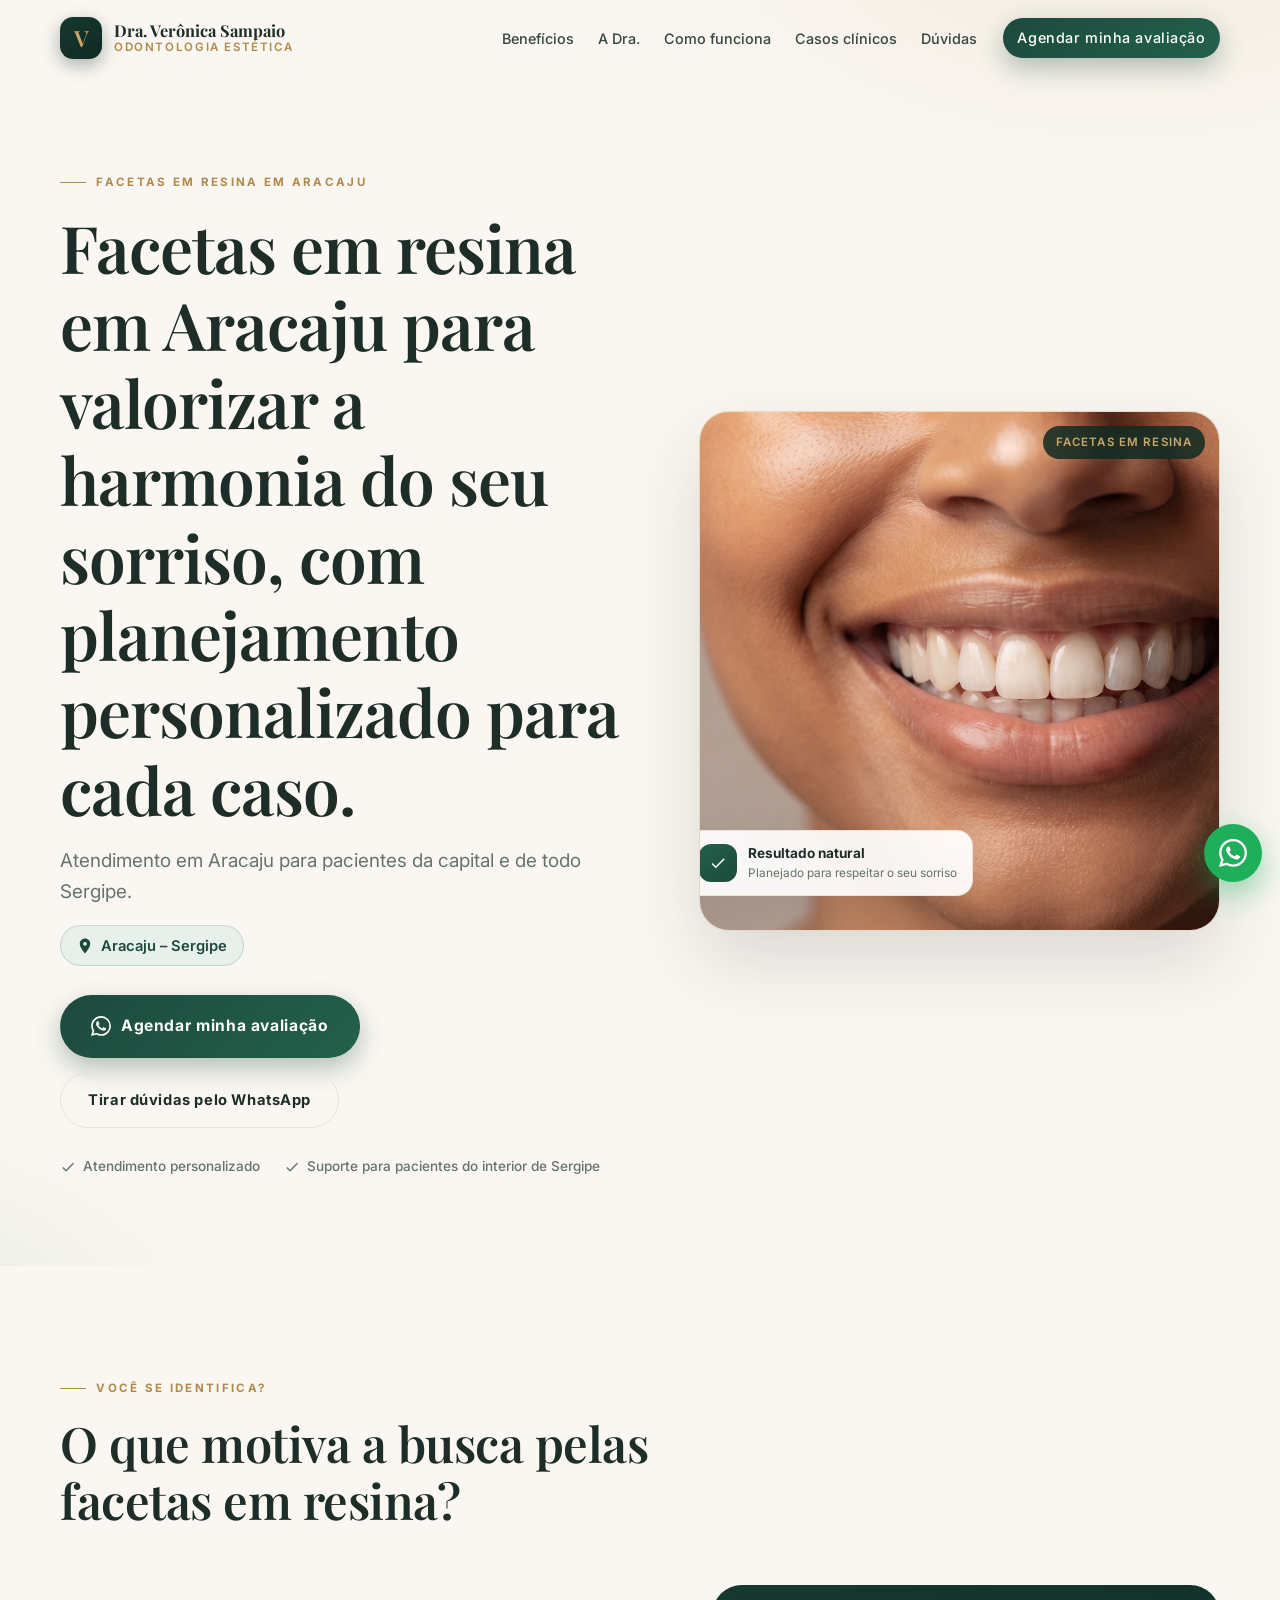
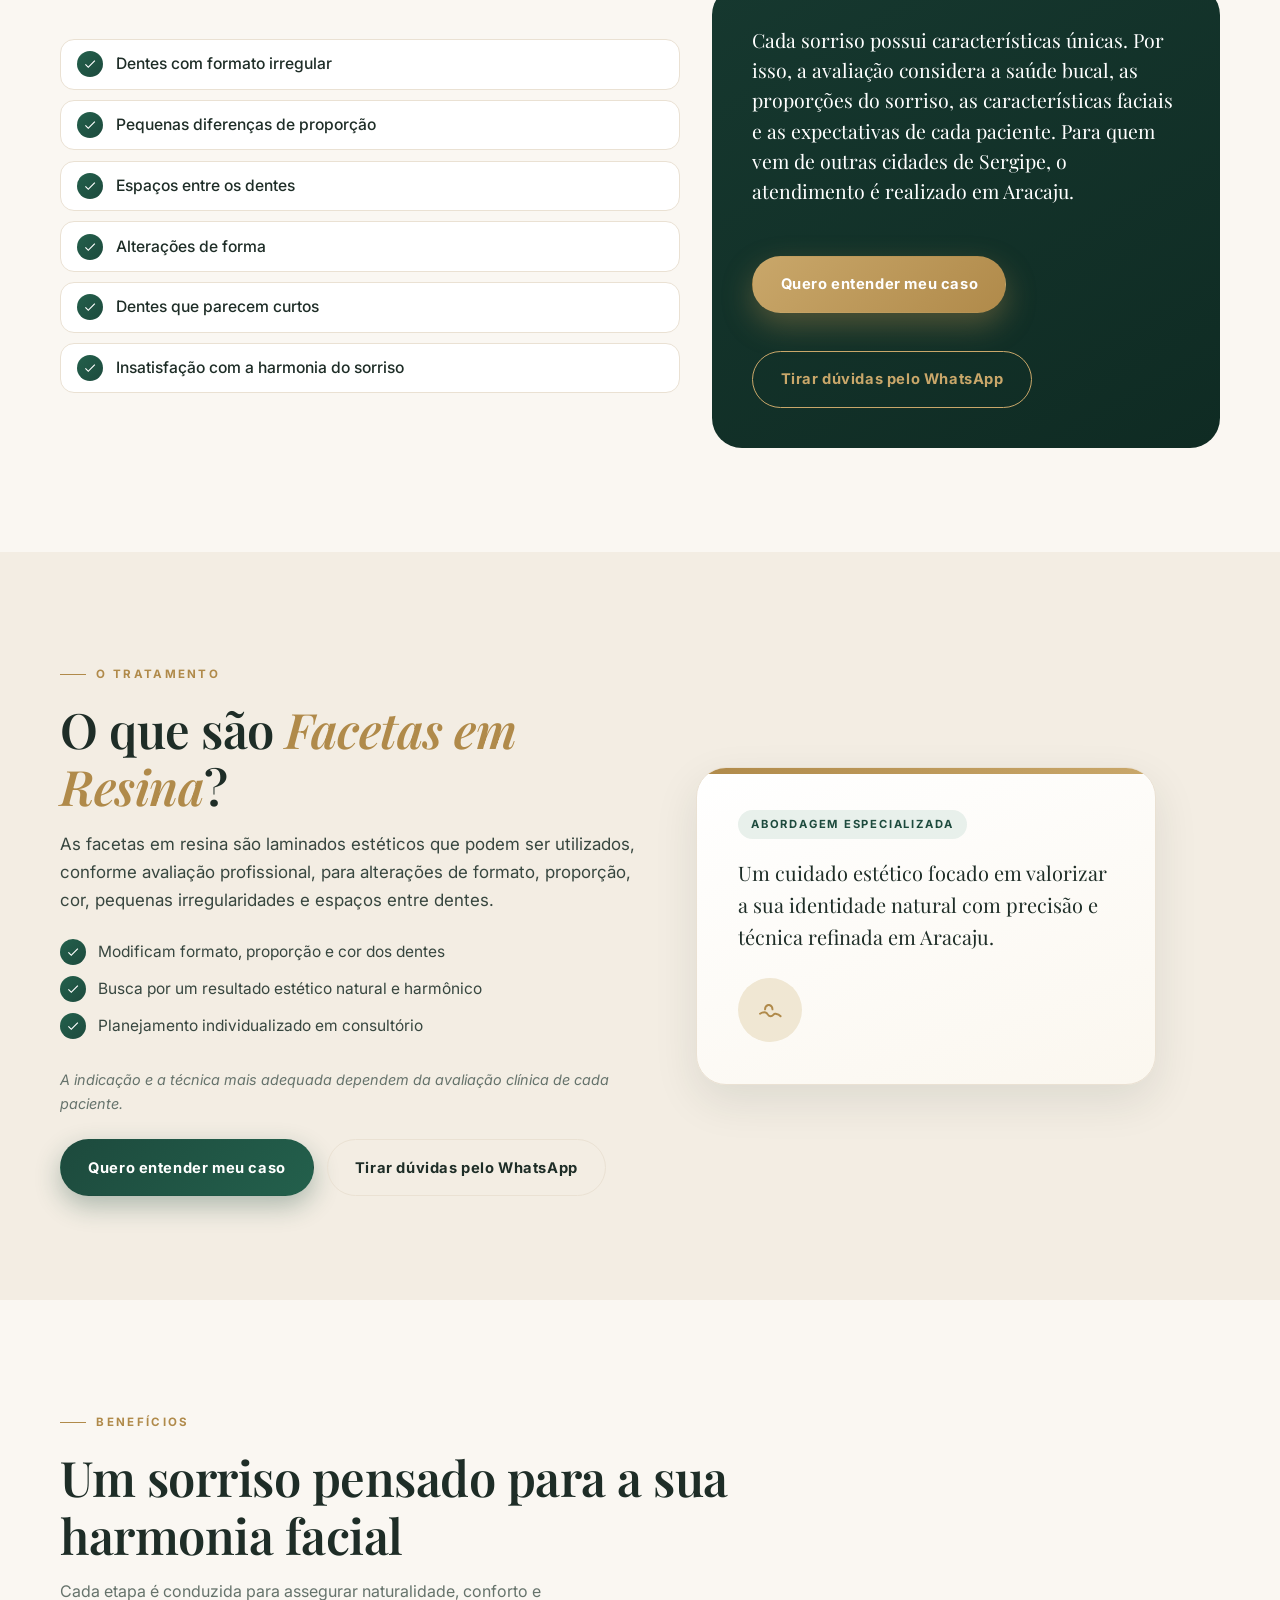
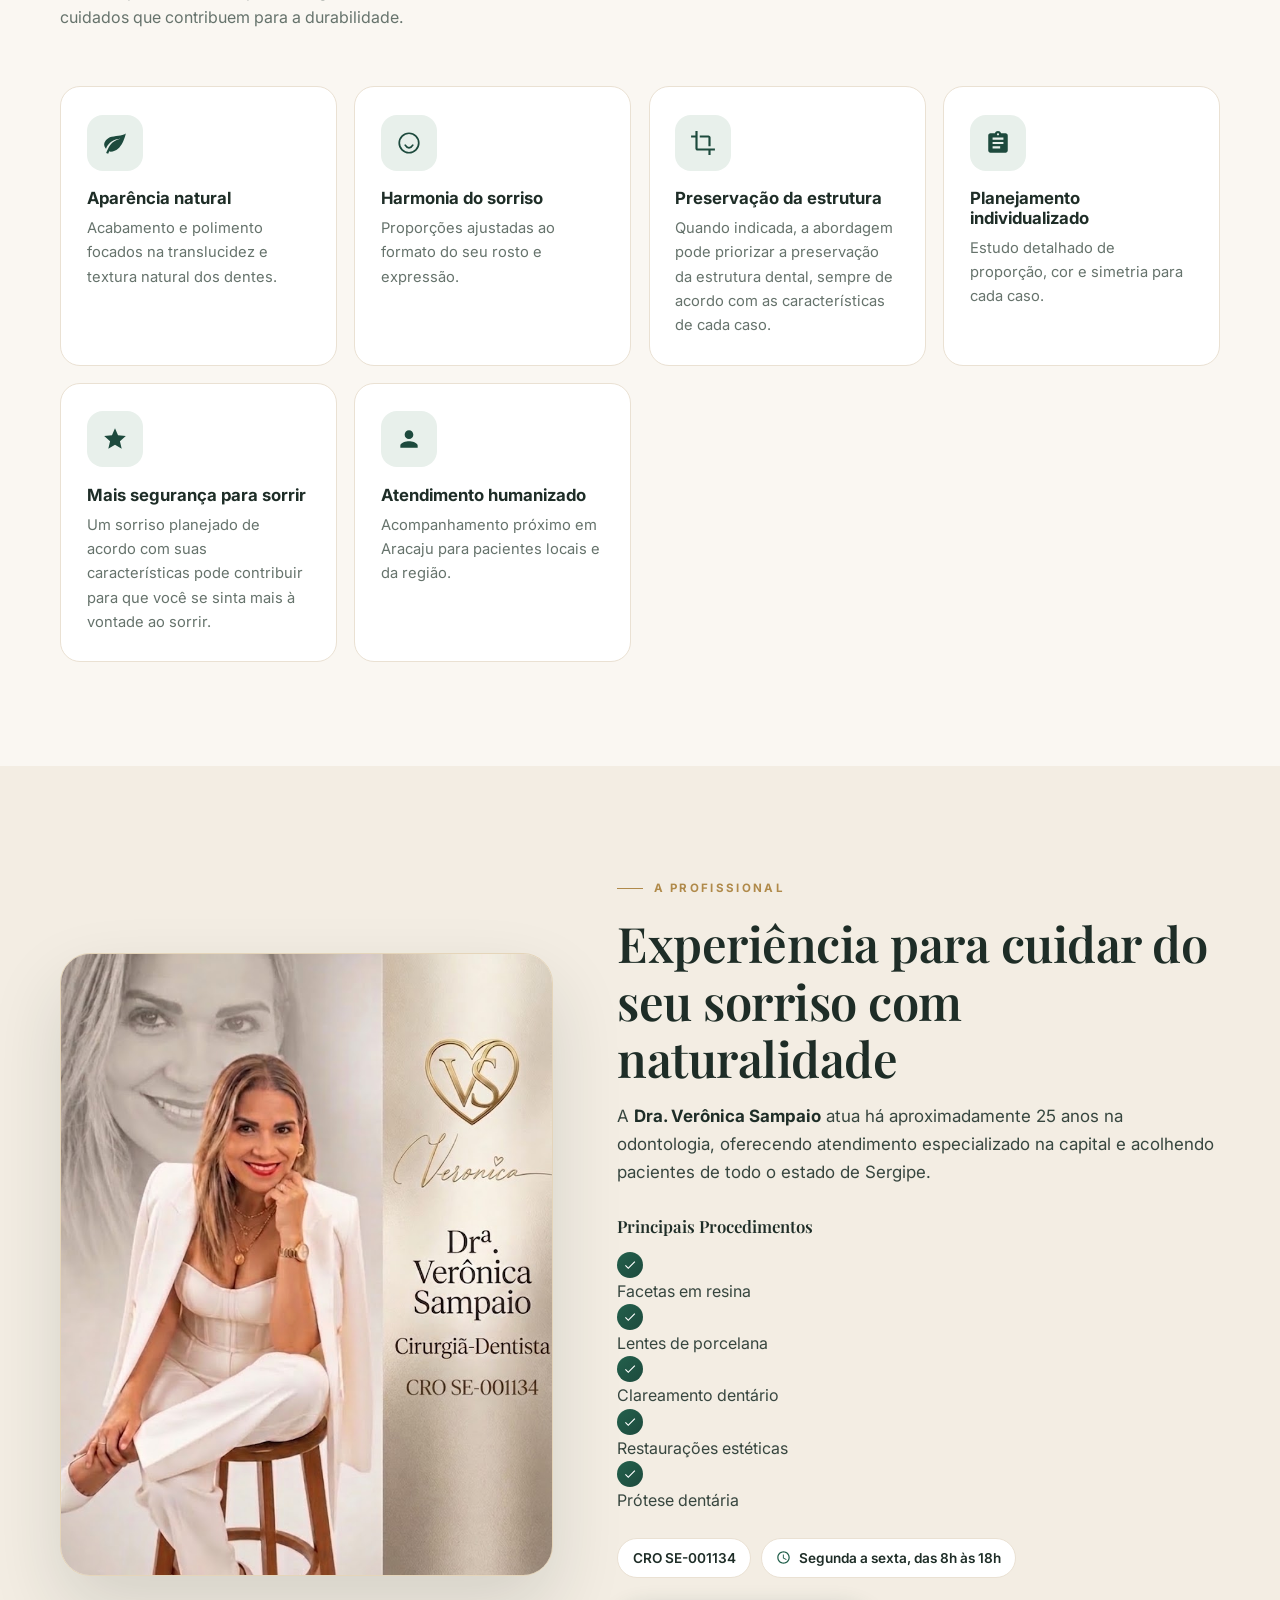
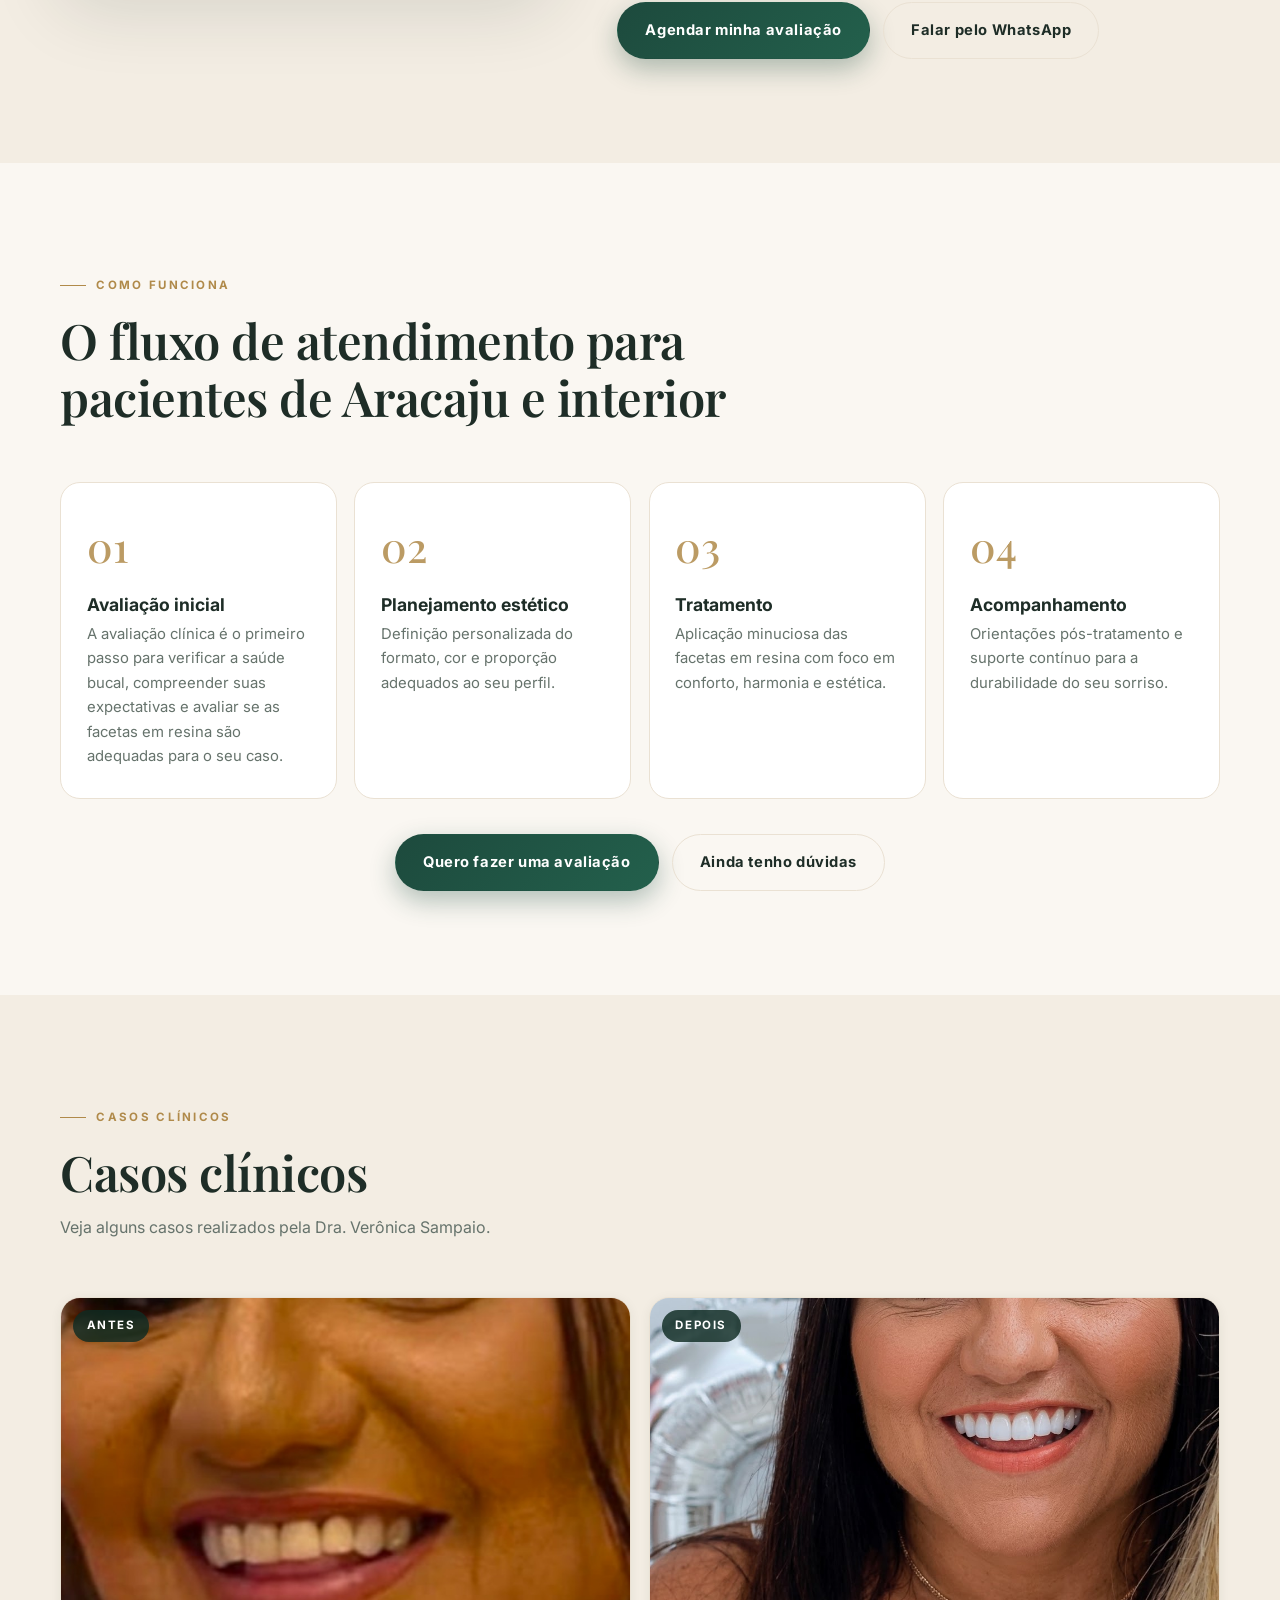
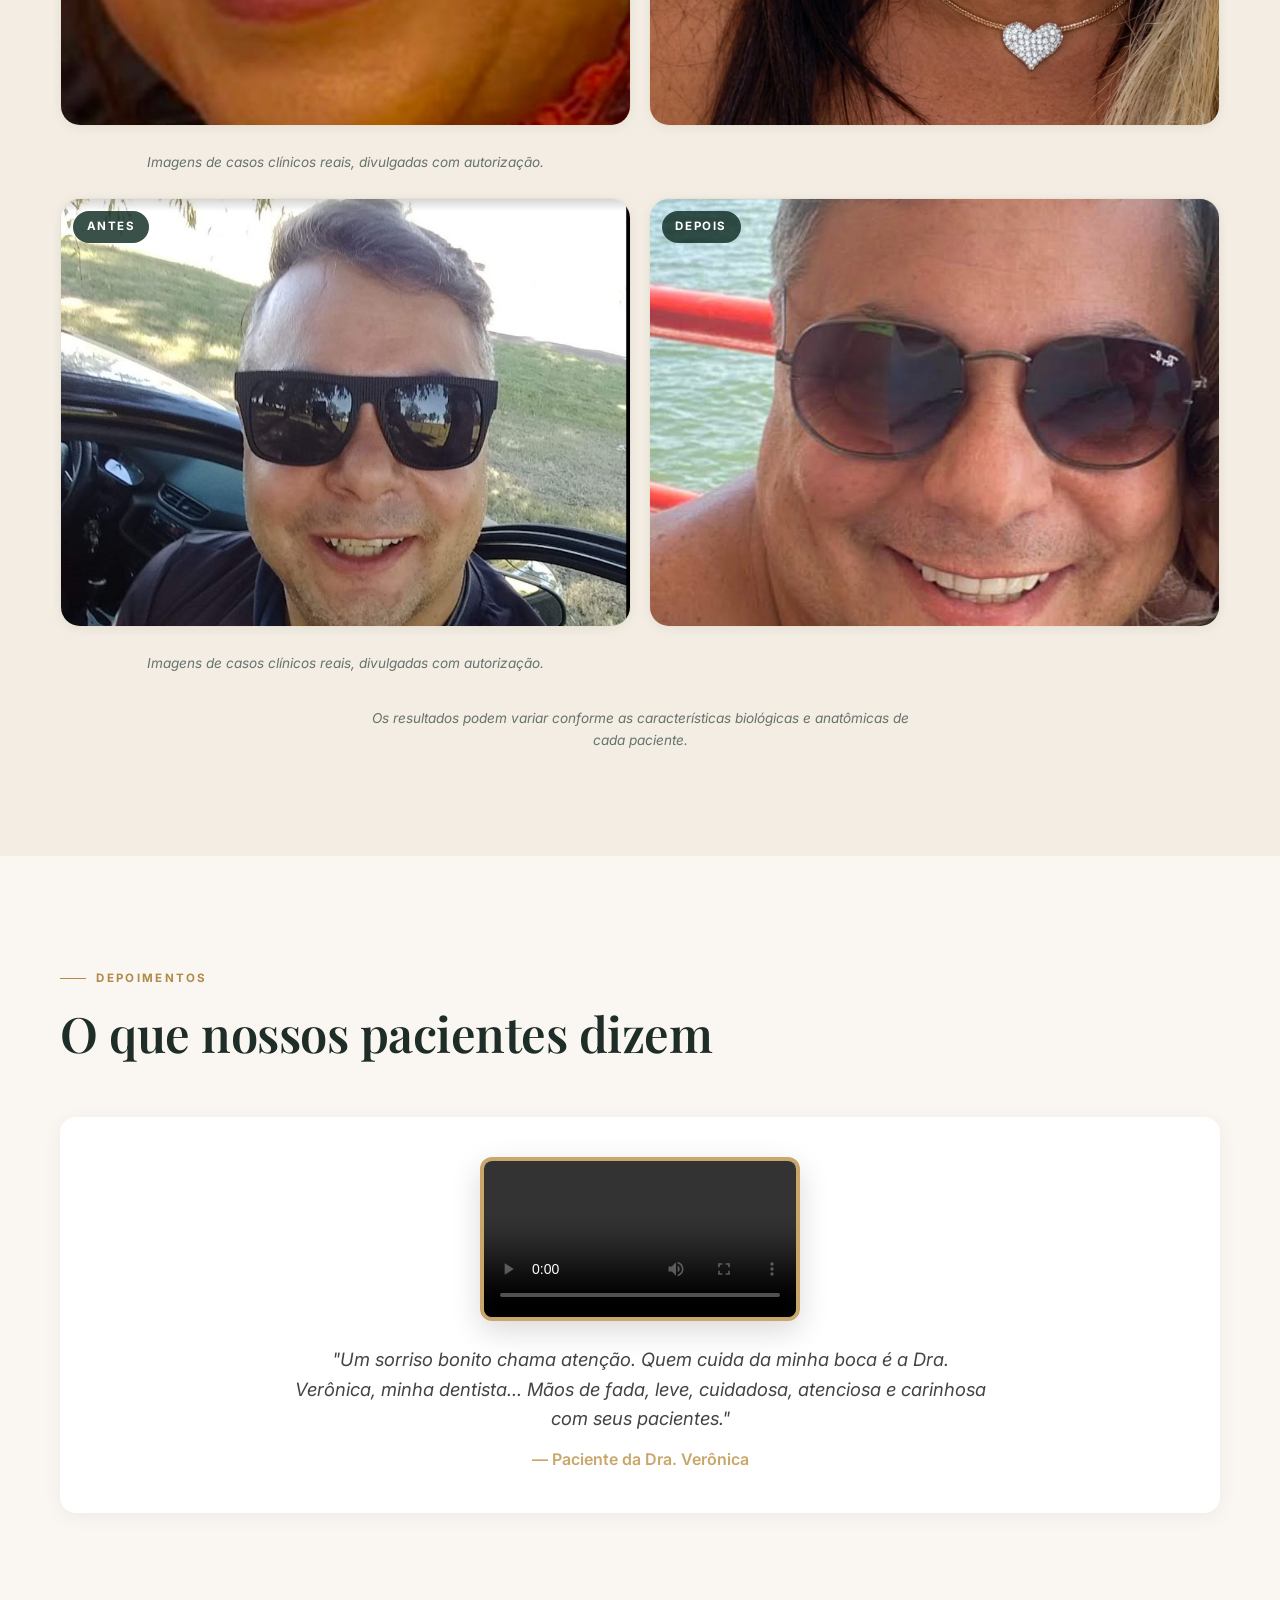
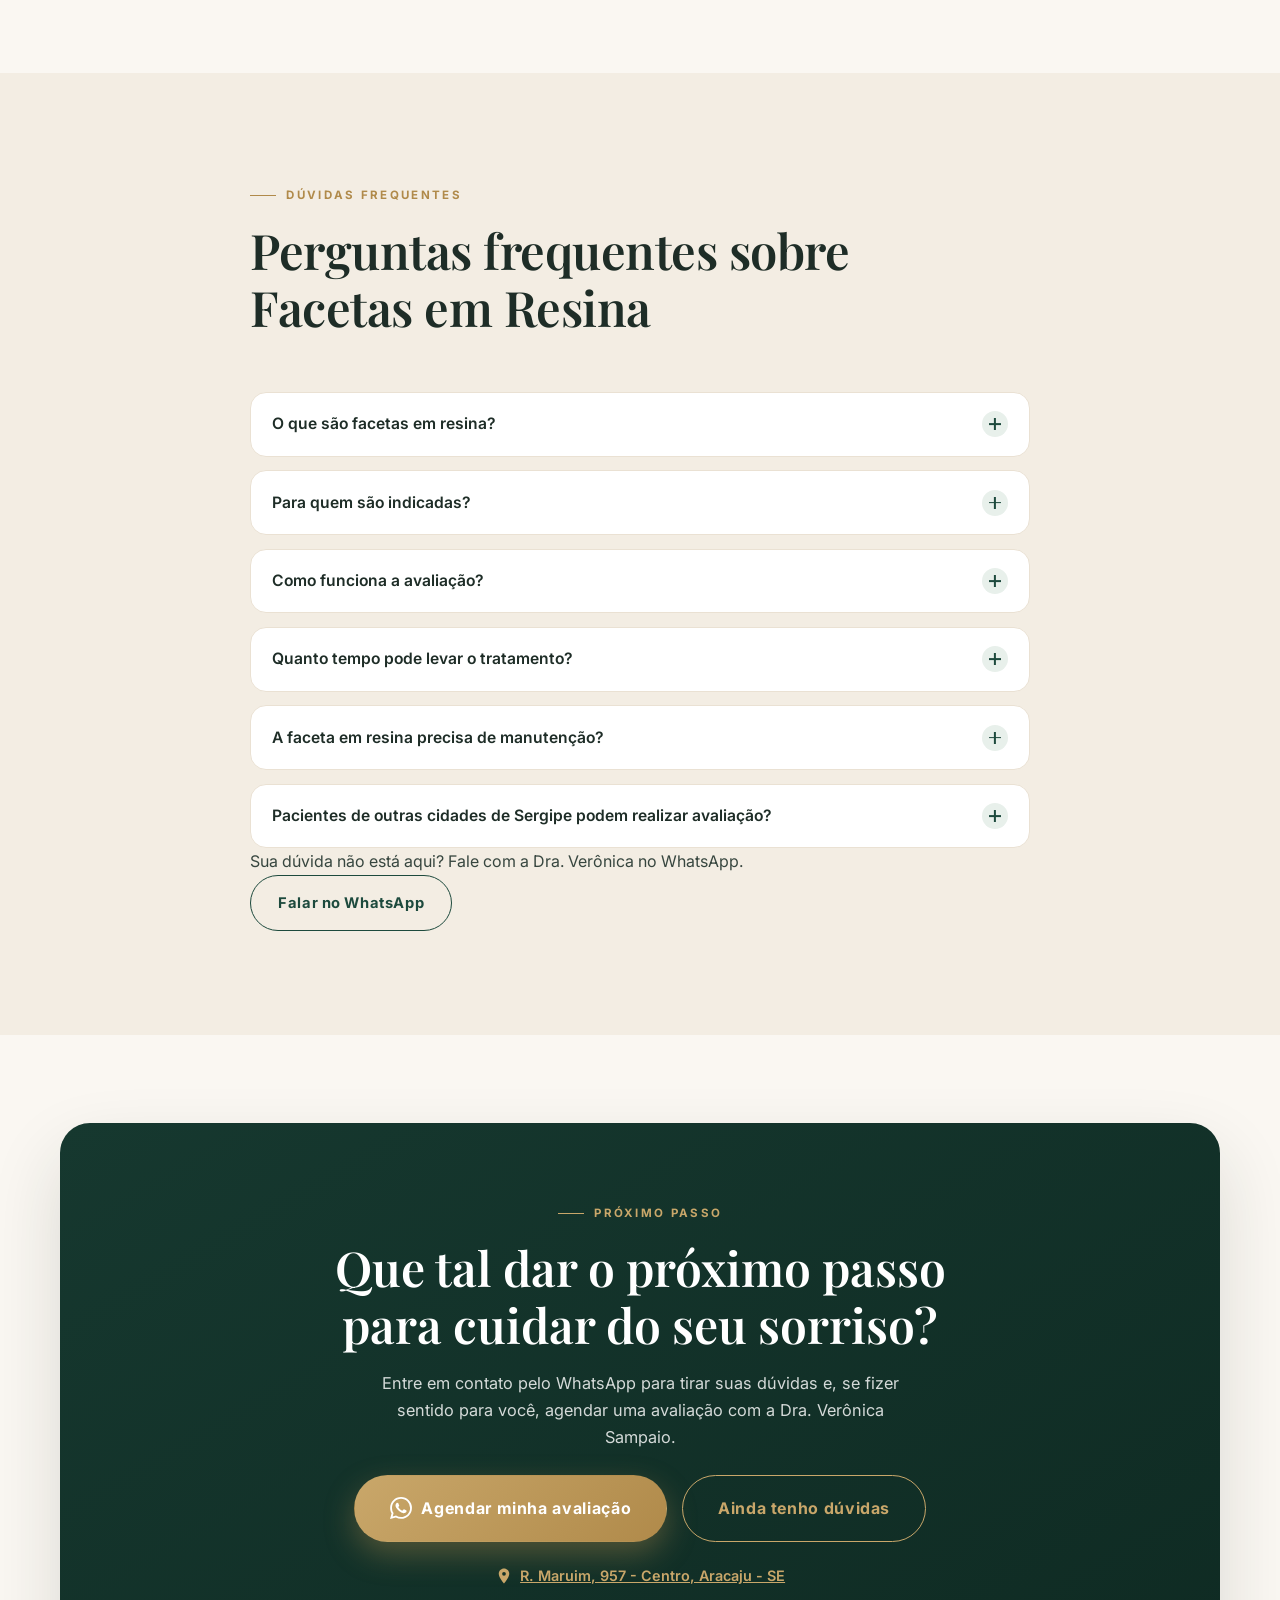
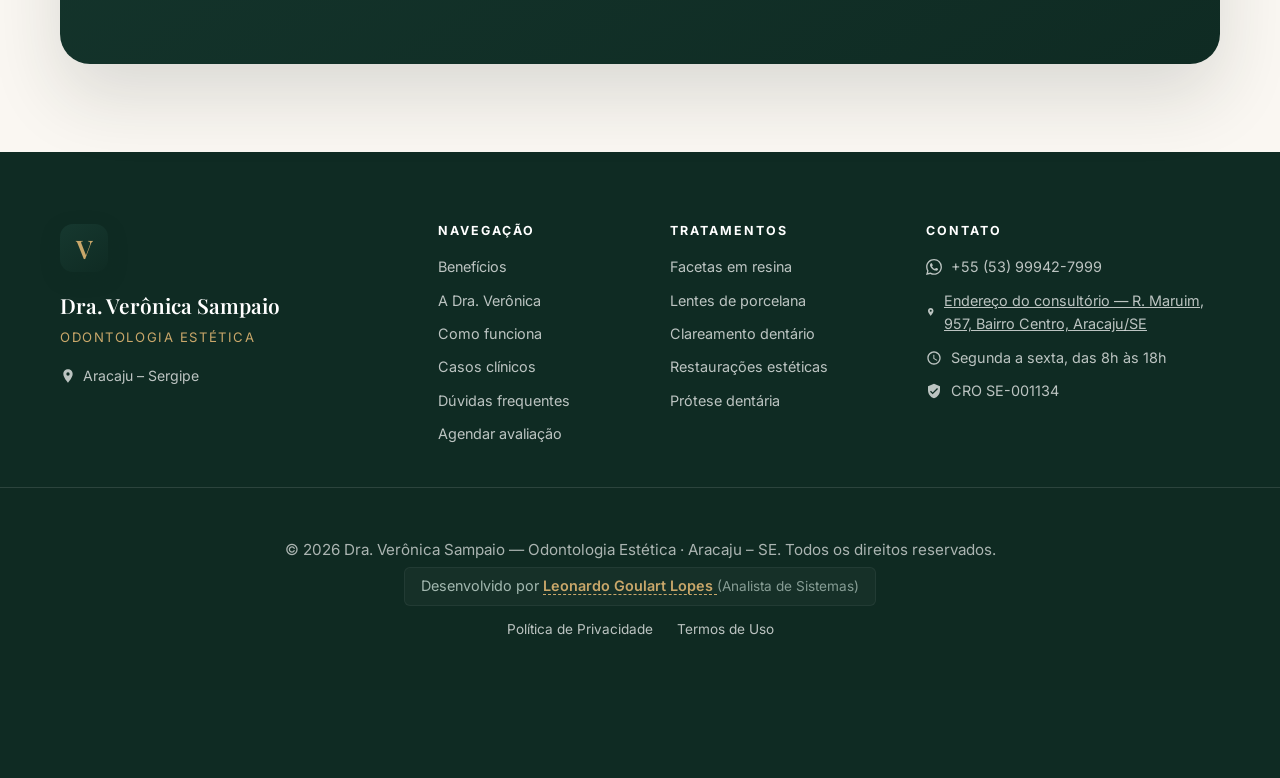
<file: index.html>
<!DOCTYPE html>
<html lang="pt-BR">
<head>
  <!-- Event snippet for Contato conversion page -->
<script>
  gtag('event', 'conversion', {
      'send_to': 'AW-18462677880/t3zSCIfUiP4cEPi22ONE',
      'value': 1.0,
      'currency': 'BRL'
  });
</script>

  <!-- Google tag (gtag.js) -->
<script async src="https://www.googletagmanager.com/gtag/js?id=AW-18462677880">
</script>
<script>
  window.dataLayer = window.dataLayer || [];
  function gtag(){dataLayer.push(arguments);}
  gtag('js', new Date());

  gtag('config', 'AW-18462677880');
</script>
 
  <!-- Google Tag Manager -->
  <script>(function(w,d,s,l,i){w[l]=w[l]||[];w[l].push({'gtm.start':
  new Date().getTime(),event:'gtm.js'});var f=d.getElementsByTagName(s)[0],
  j=d.createElement(s),dl=l!='dataLayer'?'&l='+l:'';j.async=true;j.src=
  'https://www.googletagmanager.com/gtm.js?id='+i+dl;f.parentNode.insertBefore(j,f);
  })(window,document,'script','dataLayer','GTM-M363F6TD');</script>
  <!-- End Google Tag Manager -->

  

  <meta charset="UTF-8"> 
  <meta name="viewport" content="width=device-width, initial-scale=1.0">

  <title>Facetas em Resina em Aracaju | Atendimento para todo Sergipe | Dra. Verônica Sampaio</title>
  <meta name="description" content="Transforme seu sorriso com facetas em resina em Aracaju. Atendimento especializado para pacientes de Aracaju e de todo o estado de Sergipe. Agende sua avaliação.">
  <meta name="keywords" content="facetas em resina Aracaju, facetas dentárias Aracaju, dentista estética Aracaju, facetas de resina Sergipe">
  <meta name="author" content="Dra. Verônica Sampaio">
  <meta name="robots" content="index, follow">
  <meta name="theme-color" content="#16382F">

  <meta name="geo.region" content="BR-SE">
  <meta name="geo.placename" content="Aracaju">
  <meta name="geo.position" content="-10.947;-37.073">

  <link rel="canonical" href="https://leobgrs.github.io/vevespcarvalho/">

  <meta property="og:type" content="website">
  <meta property="og:locale" content="pt_BR">
  <meta property="og:site_name" content="Dra. Verônica Sampaio — Odontologia Estética">
  <meta property="og:title" content="Facetas em Resina em Aracaju | Atendimento para todo Sergipe | Dra. Verônica Sampaio">
  <meta property="og:description" content="Transforme seu sorriso com facetas em resina em Aracaju e Sergipe. Conheça o trabalho da Dra. Verônica Sampaio e agende uma avaliação.">
  <meta property="og:url" content="https://leobgrs.github.io/vevespcarvalho/">
  <meta property="og:image" content="https://leobgrs.github.io/vevespcarvalho/images/hero-smile.svg">
  <meta name="twitter:card" content="summary_large_image">

  <link rel="icon" type="image/svg+xml" href="favicon.svg">

  <link rel="preconnect" href="https://fonts.googleapis.com">
  <link rel="preconnect" href="https://fonts.gstatic.com" crossorigin>
  <link href="https://fonts.googleapis.com/css2?family=Playfair+Display:ital,wght@0,400;0,500;0,600;1,400;1,500&family=Inter:wght@300;400;500;600;700&display=swap" rel="stylesheet">

  <link rel="stylesheet" href="./css/styles.css">

  <style>
    /* Correção do Botão Principal */
    .site-header .btn-primary,
    .main-nav .btn-primary,
    .mobile-menu .btn-primary {
      background-color: #16382F !important;
      color: #FFFFFF !important;
      border: none !important;
    }
    
    .site-header .btn-primary:hover,
    .main-nav .btn-primary:hover,
    .mobile-menu .btn-primary:hover {
      background-color: #0f2721 !important;
      color: #FFFFFF !important;
    }
    
    /* Organização do Rodapé */
    .footer-note {
      text-align: center;
      margin-bottom: 20px;
      padding-top: 30px;
      font-size: 0.85rem;
      opacity: 0.8;
      border-top: 1px solid rgba(0, 0, 0, 0.1);
    }

    .footer-legal {
      background-color: rgba(0,0,0,0.03); /* Fundo sutil para destacar a base */
      padding: 20px 0;
      font-size: 0.85rem;
    }

    .legal-inner {
      display: flex;
      flex-wrap: wrap;
      justify-content: space-between;
      align-items: center;
      gap: 15px;
    }

    .legal-inner p {
      margin: 0;
    }

    .legal-links {
      display: flex;
      gap: 15px;
      align-items: center;
    }

    .legal-links a {
      text-decoration: none;
      color: inherit;
    }

    .legal-links a:hover {
      text-decoration: underline;
    }

    .dev-credits a {
      font-weight: 600;
      text-decoration: none;
      color: inherit;
    }

    .dev-credits a:hover {
      text-decoration: underline;
    }

    /* Responsividade do Rodapé */
    @media (max-width: 768px) {
      .legal-inner {
        flex-direction: column;
        text-align: center;
      }
      .legal-links {
        justify-content: center;
      }
    }
  </style>

  <script type="application/ld+json">
  {
    "@context": "https://schema.org",
    "@type": "Dentist",
    "name": "Dra. Verônica Sampaio",
    "description": "Odontologia estética em Aracaju: facetas em resina, lentes de porcelana, clareamento dentário, restaurações estéticas e prótese dentária. Agendamento pelo WhatsApp.",
    "image": "https://leobgrs.github.io/vevespcarvalho/images/hero-smile.svg",
    "url": "https://leobgrs.github.io/vevespcarvalho/",
    "telephone": "+55 53 99942-7999",
    "priceRange": "$$",
    "medicalSpecialty": "Dentistry",
    "address": {
      "@type": "PostalAddress",
      "streetAddress": "R. Maruim, 957 - Centro",
      "addressLocality": "Aracaju",
      "addressRegion": "SE",
      "postalCode": "49010-160",
      "addressCountry": "BR"
    },
    "areaServed": [
      { "@type": "City", "name": "Aracaju" },
      { "@type": "State", "name": "Sergipe" }
    ],
    "openingHoursSpecification": {
      "@type": "OpeningHoursSpecification",
      "dayOfWeek": ["Monday", "Tuesday", "Wednesday", "Thursday", "Friday"],
      "opens": "08:00",
      "closes": "18:00"
    }
  }
  </script>

  <script type="application/ld+json">
  {
    "@context": "https://schema.org",
    "@type": "FAQPage",
    "mainEntity": [
      {
        "@type": "Question",
        "name": "O que são facetas em resina?",
        "acceptedAnswer": {
          "@type": "Answer",
          "text": "As facetas em resina são uma alternativa estética utilizada para modificar formato, proporção e aparência dos dentes, proporcionando um sorriso mais equilibrado e natural."
        }
      },
      {
        "@type": "Question",
        "name": "Para quem são indicadas?",
        "acceptedAnswer": {
          "@type": "Answer",
          "text": "São indicadas para pacientes que desejam corrigir pequenas assimetrias, diastemas, dentes desgastados ou insatisfação com a cor e formato do sorriso. A indicação depende da avaliação clínica e das características de cada paciente."
        }
      },
      {
        "@type": "Question",
        "name": "Como funciona a avaliação?",
        "acceptedAnswer": {
          "@type": "Answer",
          "text": "A avaliação clínica é o primeiro passo para verificar a saúde bucal, compreender suas expectativas e avaliar se as facetas em resina são adequadas para o seu caso."
        }
      },
      {
        "@type": "Question",
        "name": "Quanto tempo pode levar o tratamento?",
        "acceptedAnswer": {
          "@type": "Answer",
          "text": "O tempo varia conforme o planejamento, a quantidade de dentes envolvidos e as necessidades de cada caso."
        }
      },
      {
        "@type": "Question",
        "name": "A faceta em resina precisa de manutenção?",
        "acceptedAnswer": {
          "@type": "Answer",
          "text": "Sim. Recomenda-se acompanhamento clínico periódico, boa higiene e polimentos de rotina para preservar o brilho e a estética ao longo do tempo."
        }
      },
      {
        "@type": "Question",
        "name": "Pacientes de outras cidades de Sergipe podem realizar avaliação?",
        "acceptedAnswer": {
          "@type": "Answer",
          "text": "Sim. O atendimento é realizado em Aracaju e pacientes de outras cidades de Sergipe podem entrar em contato pelo WhatsApp para obter informações e organizar sua avaliação."
        }
      }
    ]
  }
  </script>
</head>
<body>

  <!-- Google Tag Manager (noscript) -->
  <noscript><iframe src="https://www.googletagmanager.com/ns.html?id=GTM-M363F6TD"
  height="0" width="0" style="display:none;visibility:hidden"></iframe></noscript>
  <!-- End Google Tag Manager (noscript) -->

  <a class="skip-link" href="#inicio">Pular para o conteúdo principal</a>

  <header class="site-header">
    <div class="container header-inner">
      <a href="#inicio" class="brand" aria-label="Dra. Verônica Sampaio — voltar ao topo">
        <span class="brand-mark" aria-hidden="true">V</span>
        <span class="brand-text">
          <strong data-name>Dra. Verônica Sampaio</strong>
          <small data-specialty>Odontologia Estética</small>
        </span>
      </a>

      <nav class="main-nav" aria-label="Navegação principal">
        <ul>
          <li><a href="#beneficios">Benefícios</a></li>
          <li><a href="#profissional">A Dra.</a></li>
          <li><a href="#como-funciona">Como funciona</a></li>
          <li><a href="#resultados">Casos clínicos</a></li>
          <li><a href="#faq">Dúvidas</a></li>
        </ul>
        <a class="btn btn-primary btn-sm" data-whatsapp href="https://wa.me/5553999427999?text=Ol%C3%A1%2C%20Dra.%20Ver%C3%B4nica!%20Gostaria%20de%20agendar%20minha%20avalia%C3%A7%C3%A3o." target="_blank" rel="noopener">Agendar minha avaliação</a>
      </nav>

      <button class="nav-toggle" aria-expanded="false" aria-controls="mobile-menu" aria-label="Abrir menu de navegação">
        <svg viewBox="0 0 24 24" width="24" height="24" fill="currentColor" aria-hidden="true">
          <path d="M3 6h18v2H3zm0 5h18v2H3zm0 5h18v2H3z"/>
        </svg>
      </button>
    </div>
  </header>

  <nav class="mobile-menu" id="mobile-menu" aria-label="Menu mobile">
    <ul>
      <li><a href="#beneficios">Benefícios</a></li>
      <li><a href="#profissional">A Dra. Verônica</a></li>
      <li><a href="#como-funciona">Como funciona</a></li>
      <li><a href="#resultados">Casos clínicos</a></li>
      <li><a href="#faq">Dúvidas frequentes</a></li>
    </ul>
    <a class="btn btn-primary" data-whatsapp href="https://wa.me/5553999427999?text=Ol%C3%A1%2C%20Dra.%20Ver%C3%B4nica!%20Gostaria%20de%20agendar%20minha%20avalia%C3%A7%C3%A3o." target="_blank" rel="noopener">Agendar minha avaliação</a>
  </nav>

  <main id="inicio">

    <section class="hero">
      <div class="hero-deco" aria-hidden="true"></div>
      <div class="container hero-inner">

        <div class="hero-copy">
          <p class="eyebrow reveal">Facetas em Resina em Aracaju</p>
          <h1 class="hero-title reveal">Facetas em resina em Aracaju para valorizar a harmonia do seu sorriso, com planejamento personalizado para cada caso.</h1>
          <p class="hero-sub reveal">Atendimento em Aracaju para pacientes da capital e de todo Sergipe.</p>
          <p class="hero-loc reveal">
            <svg viewBox="0 0 24 24" width="18" height="18" fill="currentColor" aria-hidden="true">
              <path d="M12 2C8.13 2 5 5.13 5 9c0 5.25 7 13 7 13s7-7.75 7-13c0-3.87-3.13-7-7-7zm0 9.5a2.5 2.5 0 110-5 2.5 2.5 0 010 5z"/>
            </svg>
            <span data-city>Aracaju – Sergipe (Atendimento regional e interior)</span>
          </p>

          <div class="hero-actions reveal" style="margin-top: 1.8rem;">
            <a class="btn btn-primary btn-lg" data-whatsapp href="https://wa.me/5553999427999?text=Ol%C3%A1%2C%20Dra.%20Ver%C3%B4nica!%20Gostaria%20de%20agendar%20minha%20avalia%C3%A7%C3%A3o." target="_blank" rel="noopener">
              <svg viewBox="0 0 24 24" width="20" height="20" fill="currentColor" aria-hidden="true">
                <path d="M17.472 14.382c-.297-.149-1.758-.867-2.03-.967-.273-.099-.471-.148-.67.15-.197.297-.767.966-.94 1.164-.173.199-.347.223-.644.075-.297-.15-1.255-.463-2.39-1.475-.883-.788-1.48-1.761-1.653-2.059-.173-.297-.018-.458.13-.606.134-.133.298-.347.446-.52.149-.174.198-.298.298-.497.099-.198.05-.371-.025-.52-.075-.149-.669-1.612-.916-2.207-.242-.579-.487-.5-.669-.51-.173-.008-.371-.01-.57-.01-.198 0-.52.074-.792.372-.272.297-1.04 1.016-1.04 2.479 0 1.462 1.065 2.875 1.213 3.074.149.198 2.096 3.2 5.077 4.487.709.306 1.262.489 1.694.625.712.227 1.36.195 1.871.118.571-.085 1.758-.719 2.006-1.413.248-.694.248-1.289.173-1.413-.074-.124-.272-.198-.57-.347m-5.421 7.403h-.004a9.87 9.87 0 01-5.031-1.378l-.361-.214-3.741.982.998-3.648-.235-.374a9.86 9.86 0 01-1.51-5.26c.001-5.45 4.436-9.884 9.888-9.884 2.64 0 5.122 1.03 6.988 2.898a9.825 9.825 0 012.893 6.994c-.003 5.45-4.437 9.884-9.885 9.884m8.413-18.297A11.815 11.815 0 0012.05 0C5.495 0 .16 5.335.157 11.892c0 2.096.547 4.142 1.588 5.945L.057 24l6.305-1.654a11.882 11.882 0 005.683 1.448h.005c6.554 0 11.89-5.335 11.893-11.893a11.821 11.821 0 00-3.48-8.413z"/>
              </svg>
              Agendar minha avaliação
            </a>
            <a class="btn btn-ghost" data-whatsapp href="https://wa.me/5553999427999?text=Ol%C3%A1%2C%20Dra.%20Ver%C3%B4nica!%20Gostaria%20de%20tirar%20algumas%20d%C3%BAvidas%20sobre%20facetas%20em%20resina." target="_blank" rel="noopener">Tirar dúvidas pelo WhatsApp</a>
          </div>
          <ul class="hero-trust reveal">
            <li>
              <svg viewBox="0 0 24 24" width="16" height="16" fill="currentColor" aria-hidden="true">
                <path d="M9 16.17 4.83 12l-1.42 1.41L9 19 21 7l-1.41-1.41z"/>
              </svg>
              Atendimento personalizado
            </li>
            <li>
              <svg viewBox="0 0 24 24" width="16" height="16" fill="currentColor" aria-hidden="true">
                <path d="M9 16.17 4.83 12l-1.42 1.41L9 19 21 7l-1.41-1.41z"/>
              </svg>
              Suporte para pacientes do interior de Sergipe
            </li>
          </ul>
        </div>

        <div class="hero-visual reveal">
          <div class="hero-card">
            <img src="images/negra.jpg" alt="Exemplo de sorriso harmonizado com facetas em resina" width="720" height="880" fetchpriority="high" style="object-fit: cover; object-position: center center;">
            <div class="float-card">
              <span class="float-icon" aria-hidden="true">
                <svg viewBox="0 0 24 24" width="18" height="18" fill="currentColor">
                  <path d="M9 16.17 4.83 12l-1.42 1.41L9 19 21 7l-1.41-1.41z"/>
                </svg>
              </span>
              <div>
                <strong>Resultado natural</strong>
                <small>Planejado para respeitar o seu sorriso</small>
              </div>
            </div>
            <div class="float-chip">Facetas em resina</div>
          </div>
        </div>

      </div>
    </section>

    <section class="section identificacao" id="voce-gostaria">
      <div class="container">
        <div class="section-head reveal">
          <p class="eyebrow">Você se identifica?</p>
          <h2 class="section-title">O que motiva a busca pelas facetas em resina?</h2>
        </div>

        <div class="id-grid">
          <ul class="situation-list reveal">
            <li>
              <span class="check-dot" aria-hidden="true">
                <svg viewBox="0 0 24 24" width="14" height="14" fill="currentColor"><path d="M9 16.17 4.83 12l-1.42 1.41L9 19 21 7l-1.41-1.41z"/></svg>
              </span>
              Dentes com formato irregular
            </li>
            <li>
              <span class="check-dot" aria-hidden="true">
                <svg viewBox="0 0 24 24" width="14" height="14" fill="currentColor"><path d="M9 16.17 4.83 12l-1.42 1.41L9 19 21 7l-1.41-1.41z"/></svg>
              </span>
              Pequenas diferenças de proporção
            </li>
            <li>
              <span class="check-dot" aria-hidden="true">
                <svg viewBox="0 0 24 24" width="14" height="14" fill="currentColor"><path d="M9 16.17 4.83 12l-1.42 1.41L9 19 21 7l-1.41-1.41z"/></svg>
              </span>
              Espaços entre os dentes
            </li>
            <li>
              <span class="check-dot" aria-hidden="true">
                <svg viewBox="0 0 24 24" width="14" height="14" fill="currentColor"><path d="M9 16.17 4.83 12l-1.42 1.41L9 19 21 7l-1.41-1.41z"/></svg>
              </span>
              Alterações de forma
            </li>
            <li>
              <span class="check-dot" aria-hidden="true">
                <svg viewBox="0 0 24 24" width="14" height="14" fill="currentColor"><path d="M9 16.17 4.83 12l-1.42 1.41L9 19 21 7l-1.41-1.41z"/></svg>
              </span>
              Dentes que parecem curtos
            </li>
            <li>
              <span class="check-dot" aria-hidden="true">
                <svg viewBox="0 0 24 24" width="14" height="14" fill="currentColor"><path d="M9 16.17 4.83 12l-1.42 1.41L9 19 21 7l-1.41-1.41z"/></svg>
              </span>
              Insatisfação com a harmonia do sorriso
            </li>
          </ul>

          <div class="id-note reveal">
            <p>Cada sorriso possui características únicas. Por isso, a avaliação considera a saúde bucal, as proporções do sorriso, as características faciais e as expectativas de cada paciente. Para quem vem de outras cidades de Sergipe, o atendimento é realizado em Aracaju.</p>
            <div style="display: flex; gap: 0.8rem; flex-wrap: wrap; margin-top: 1.5rem;">
              <a class="btn btn-gold" data-whatsapp href="https://wa.me/5553999427999?text=Ol%C3%A1%2C%20Dra.%20Ver%C3%B4nica!%20Gostaria%20de%20saber%20se%20as%20facetas%20em%20resina%20podem%20ser%20indicadas%20para%20o%20meu%20caso%20e%20agendar%20uma%20avalia%C3%A7%C3%A3o." target="_blank" rel="noopener">Quero entender meu caso</a>
              <a class="btn btn-outline" data-whatsapp href="https://wa.me/5553999427999?text=Ol%C3%A1%2C%20Dra.%20Ver%C3%B4nica!%20Gostaria%20de%20tirar%20algumas%20d%C3%BAvidas%20sobre%20facetas%20em%20resina." target="_blank" rel="noopener">Tirar dúvidas pelo WhatsApp</a>
            </div>
          </div>
        </div>
      </div>
    </section>

    <section class="section facetas bg-alt" id="facetas">
      <div class="container facetas-grid">
        <div class="facetas-copy reveal">
          <p class="eyebrow">O tratamento</p>
          <h2 class="section-title">O que são <em>Facetas em Resina</em>?</h2>
          <p class="lead">As facetas em resina são laminados estéticos que podem ser utilizados, conforme avaliação profissional, para alterações de formato, proporção, cor, pequenas irregularidades e espaços entre dentes.</p>
          <ul class="facetas-points">
            <li>
              <span class="check-dot" aria-hidden="true"><svg viewBox="0 0 24 24" width="14" height="14" fill="currentColor"><path d="M9 16.17 4.83 12l-1.42 1.41L9 19 21 7l-1.41-1.41z"/></svg></span>
              Modificam formato, proporção e cor dos dentes
            </li>
            <li>
              <span class="check-dot" aria-hidden="true"><svg viewBox="0 0 24 24" width="14" height="14" fill="currentColor"><path d="M9 16.17 4.83 12l-1.42 1.41L9 19 21 7l-1.41-1.41z"/></svg></span>
              Busca por um resultado estético natural e harmônico
            </li>
            <li>
              <span class="check-dot" aria-hidden="true"><svg viewBox="0 0 24 24" width="14" height="14" fill="currentColor"><path d="M9 16.17 4.83 12l-1.42 1.41L9 19 21 7l-1.41-1.41z"/></svg></span>
              Planejamento individualizado em consultório
            </li>
          </ul>
          <p style="font-size: 0.9rem; color: var(--muted); margin: 1rem 0 1.5rem; font-style: italic;">A indicação e a técnica mais adequada dependem da avaliação clínica de cada paciente.</p>
          <div style="display: flex; gap: 0.8rem; flex-wrap: wrap;">
            <a class="btn btn-primary" data-whatsapp href="https://wa.me/5553999427999?text=Ol%C3%A1%2C%20Dra.%20Ver%C3%B4nica!%20Gostaria%20de%20saber%20se%20as%20facetas%20em%20resina%20podem%20ser%20indicadas%20para%20o%20meu%20caso%20e%20agendar%20uma%20avalia%C3%A7%C3%A3o." target="_blank" rel="noopener">Quero entender meu caso</a>
            <a class="btn btn-ghost" data-whatsapp href="https://wa.me/5553999427999?text=Ol%C3%A1%2C%20Dra.%20Ver%C3%B4nica!%20Gostaria%20de%20tirar%20algumas%20d%C3%BAvidas%20sobre%20facetas%20em%20resina." target="_blank" rel="noopener">Tirar dúvidas pelo WhatsApp</a>
          </div>
        </div>

        <div class="facetas-visual reveal">
          <div class="facetas-panel">
            <span class="panel-label">Abordagem especializada</span>
            <p>Um cuidado estético focado em valorizar a sua identidade natural com precisão e técnica refinada em Aracaju.</p>
            <span class="panel-sigil" aria-hidden="true">
              <svg viewBox="0 0 24 24" width="30" height="30" fill="none" stroke="currentColor" stroke-width="1.5" stroke-linecap="round">
                <path d="M4 15c1.5-1 3-1.5 4.5-1 2 .6 1.6 3 4 3s2-2.4 4-2c1.5.3 3 .9 4 2"/>
                <path d="M8 11.5c0-1.5.8-3 2.5-3.5M14 11.5c0-1.5-.8-3-2.5-3.5"/>
              </svg>
            </span>

          </div>
        </div>
      </div>
    </section>

    <section class="section beneficios" id="beneficios">
      <div class="container">
        <div class="section-head reveal">
          <p class="eyebrow">Benefícios</p>
          <h2 class="section-title">Um sorriso pensado para a sua harmonia facial</h2>
          <p class="section-sub">Cada etapa é conduzida para assegurar naturalidade, conforto e cuidados que contribuem para a durabilidade.</p>
        </div>

        <div class="cards-grid">
          <article class="card reveal">
            <span class="card-icon" aria-hidden="true"><svg viewBox="0 0 24 24" width="26" height="26" fill="currentColor"><path d="M17 8C8 10 5.9 16.17 3.82 21.34l1.89.66.95-2.3c.48.17.98.3 1.34.3C19 20 22 3 22 3c-1 2-8 2.25-13 3.25S2 11.5 2 13.5s1.75 3.75 1.75 3.75C7 8 17 8 17 8z"/></svg></span>
            <h3>Aparência natural</h3>
            <p>Acabamento e polimento focados na translucidez e textura natural dos dentes.</p>
          </article>

          <article class="card reveal">
            <span class="card-icon" aria-hidden="true"><svg viewBox="0 0 24 24" width="26" height="26" fill="none" stroke="currentColor" stroke-width="1.6" stroke-linecap="round"><circle cx="12" cy="12" r="9"/><path d="M8.5 14c.9 1.6 2.2 2.4 3.5 2.4s2.6-.8 3.5-2.4"/></svg></span>
            <h3>Harmonia do sorriso</h3>
            <p>Proporções ajustadas ao formato do seu rosto e expressão.</p>
          </article>

          <article class="card reveal">
            <span class="card-icon" aria-hidden="true"><svg viewBox="0 0 24 24" width="26" height="26" fill="currentColor"><path d="M17 15h2V7c0-1.1-.9-2-2-2H9v2h8v8zM7 17V1H5v4H1v2h4v10c0 1.1.9 2 2 2h10v4h2v-4h4v-2H7z"/></svg></span>
            <h3>Preservação da estrutura</h3>
            <p>Quando indicada, a abordagem pode priorizar a preservação da estrutura dental, sempre de acordo com as características de cada caso.</p>
          </article>

          <article class="card reveal">
            <span class="card-icon" aria-hidden="true"><svg viewBox="0 0 24 24" width="26" height="26" fill="currentColor"><path d="M19 3h-4.18C14.4 1.84 13.3 1 12 1c-1.3 0-2.4.84-2.82 2H5c-1.1 0-2 .9-2 2v14c0 1.1.9 2 2 2h14c1.1 0 2-.9 2-2V5c0-1.1-.9-2-2-2zm-7 0c.55 0 1 .45 1 1s-.45 1-1 1-1-.45-1-1 .45-1 1-1zm2 14H7v-2h7v2zm3-4H7v-2h10v2zm0-4H7V7h10v2z"/></svg></span>
            <h3>Planejamento individualizado</h3>
            <p>Estudo detalhado de proporção, cor e simetria para cada caso.</p>
          </article>

          <article class="card reveal">
            <span class="card-icon" aria-hidden="true"><svg viewBox="0 0 24 24" width="26" height="26" fill="currentColor"><path d="M12 17.27 18.18 21l-1.64-7.03L22 9.24l-7.19-.61L12 2 9.19 8.63 2 9.24l5.46 4.73L5.82 21z"/></svg></span>
            <h3>Mais segurança para sorrir</h3>
            <p>Um sorriso planejado de acordo com suas características pode contribuir para que você se sinta mais à vontade ao sorrir.</p>
          </article>

          <article class="card reveal">
            <span class="card-icon" aria-hidden="true"><svg viewBox="0 0 24 24" width="26" height="26" fill="currentColor"><path d="M12 12c2.21 0 4-1.79 4-4s-1.79-4-4-4-4 1.79-4 4 1.79 4 4 4zm0 2c-2.67 0-8 1.34-8 4v2h16v-2c0-2.66-5.33-4-8-4z"/></svg></span>
            <h3>Atendimento humanizado</h3>
            <p>Acompanhamento próximo em Aracaju para pacientes locais e da região.</p>
          </article>
        </div>
      </div>
    </section>

    <section class="section profissional bg-alt" id="profissional">
      <div class="container profissional-grid">
        <div class="profissional-visual reveal">
          <div class="prof-card">
            <img src="images/profi.jpg" alt="Dra. Verônica Sampaio — Odontologia Estética" width="640" height="640" loading="lazy" style="width: 100%; max-width: 100%; height: auto; object-fit: contain;">
          </div>
        </div>

        <div class="profissional-copy reveal">
          <p class="eyebrow">A profissional</p>
          <h2 class="section-title">Experiência para cuidar do seu sorriso com naturalidade</h2>
          <p class="lead">A <strong data-name>Dra. Verônica Sampaio</strong> atua há aproximadamente 25 anos na odontologia, oferecendo atendimento especializado na capital e acolhendo pacientes de todo o estado de Sergipe.</p>

          <h3 class="mini-title">Principais Procedimentos</h3>
          <ul class="procedures">
            <li><span class="check-dot" aria-hidden="true"><svg viewBox="0 0 24 24" width="14" height="14" fill="currentColor"><path d="M9 16.17 4.83 12l-1.42 1.41L9 19 21 7l-1.41-1.41z"/></svg></span> Facetas em resina</li>
            <li><span class="check-dot" aria-hidden="true"><svg viewBox="0 0 24 24" width="14" height="14" fill="currentColor"><path d="M9 16.17 4.83 12l-1.42 1.41L9 19 21 7l-1.41-1.41z"/></svg></span> Lentes de porcelana</li>
            <li><span class="check-dot" aria-hidden="true"><svg viewBox="0 0 24 24" width="14" height="14" fill="currentColor"><path d="M9 16.17 4.83 12l-1.42 1.41L9 19 21 7l-1.41-1.41z"/></svg></span> Clareamento dentário</li>
            <li><span class="check-dot" aria-hidden="true"><svg viewBox="0 0 24 24" width="14" height="14" fill="currentColor"><path d="M9 16.17 4.83 12l-1.42 1.41L9 19 21 7l-1.41-1.41z"/></svg></span> Restaurações estéticas</li>
            <li><span class="check-dot" aria-hidden="true"><svg viewBox="0 0 24 24" width="14" height="14" fill="currentColor"><path d="M9 16.17 4.83 12l-1.42 1.41L9 19 21 7l-1.41-1.41z"/></svg></span> Prótese dentária</li>
          </ul>

          <div class="prof-meta">
            <span class="meta-chip"><span>CRO SE-001134</span></span>
            <span class="meta-chip">
              <svg viewBox="0 0 24 24" width="15" height="15" fill="currentColor" aria-hidden="true"><path d="M11.99 2C6.47 2 2 6.48 2 12s4.47 10 9.99 10C17.52 22 22 17.52 22 12S17.52 2 11.99 2zM12 20c-4.42 0-8-3.58-8-8s3.58-8 8-8 8 3.58 8 8-3.58 8-8 8zm.5-13H11v6l5.25 3.15.75-1.23-4.5-2.67z"/></svg>
              <span data-hours>Segunda a sexta, das 8h às 18h</span>
            </span>

          </div>

          <div style="display: flex; gap: 0.8rem; flex-wrap: wrap; margin-top: 1.5rem;">
            <a class="btn btn-primary" data-whatsapp href="https://wa.me/5553999427999?text=Ol%C3%A1%2C%20Dra.%20Ver%C3%B4nica!%20Gostaria%20de%20saber%20se%20as%20facetas%20em%20resina%20podem%20ser%20indicadas%20para%20o%20meu%20caso%20e%20agendar%20uma%20avalia%C3%A7%C3%A3o." target="_blank" rel="noopener">Agendar minha avaliação</a>
            <a class="btn btn-ghost" data-whatsapp href="https://wa.me/5553999427999?text=Ol%C3%A1%2C%20Dra.%20Ver%C3%B4nica!%20Tenho%20algumas%20d%C3%BAvidas%20sobre%20facetas%20em%20resina%20e%20gostaria%20de%20conversar." target="_blank" rel="noopener">Falar pelo WhatsApp</a>
          </div>
        </div>
      </div>
    </section>

    <section class="section como-funciona" id="como-funciona">
      <div class="container">
        <div class="section-head reveal">
          <p class="eyebrow">Como funciona</p>
          <h2 class="section-title">O fluxo de atendimento para pacientes de Aracaju e interior</h2>
        </div>

        <ol class="steps">
          <li class="step reveal">
            <span class="step-num">01</span>
            <h3>Avaliação inicial</h3>
            <p>A avaliação clínica é o primeiro passo para verificar a saúde bucal, compreender suas expectativas e avaliar se as facetas em resina são adequadas para o seu caso.</p>
          </li>
          <li class="step reveal">
            <span class="step-num">02</span>
            <h3>Planejamento estético</h3>
            <p>Definição personalizada do formato, cor e proporção adequados ao seu perfil.</p>
          </li>
          <li class="step reveal">
            <span class="step-num">03</span>
            <h3>Tratamento</h3>
            <p>Aplicação minuciosa das facetas em resina com foco em conforto, harmonia e estética.</p>
          </li>
          <li class="step reveal">
            <span class="step-num">04</span>
            <h3>Acompanhamento</h3>
            <p>Orientações pós-tratamento e suporte contínuo para a durabilidade do seu sorriso.</p>
          </li>
        </ol>

        <div class="steps-cta reveal" style="display: flex; gap: 0.8rem; flex-wrap: wrap; justify-content: center;">
          <a class="btn btn-primary" data-whatsapp href="https://wa.me/5553999427999?text=Ol%C3%A1%2C%20Dra.%20Ver%C3%B4nica!%20Gostaria%20de%20agendar%20minha%20avalia%C3%A7%C3%A3o." target="_blank" rel="noopener">Quero fazer uma avaliação</a>
          <a class="btn btn-ghost" data-whatsapp href="https://wa.me/5553999427999?text=Ol%C3%A1%2C%20Dra.%20Ver%C3%B4nica!%20Ainda%20tenho%20algumas%20d%C3%BAvidas%20sobre%20o%20tratamento." target="_blank" rel="noopener">Ainda tenho dúvidas</a>
        </div>
      </div>
    </section>

    <section class="section resultados bg-alt" id="resultados">
      <div class="container">
        <div class="section-head reveal">
          <p class="eyebrow">Casos clínicos</p>
          <h2 class="section-title">Casos clínicos</h2>
          <p class="section-sub">Veja alguns casos realizados pela Dra. Verônica Sampaio.</p>
        </div>

        <div class="case-grid">
          <div class="case reveal">
            <figure class="case-panel">
              <span class="case-tag">Antes</span>
              <img src="images/caso1_antes.jpg" alt="Caso clínico de facetas em resina — antes" width="800" height="600" loading="lazy">
            </figure>
            <figure class="case-panel">
              <span class="case-tag">Depois</span>
              <img src="images/caso1_depois.jpg" alt="Caso clínico de facetas em resina — depois" width="800" height="600" loading="lazy">
            </figure>
            <p style="text-align: center; font-size: 0.85rem; color: var(--muted); margin-top: 0.5rem; font-style: italic;">Imagens de casos clínicos reais, divulgadas com autorização.</p>
          </div>
          <div class="case reveal">
            <figure class="case-panel">
              <span class="case-tag">Antes</span>
              <img src="images/caso2_antes.jpg" alt="Caso clínico de harmonização do sorriso — antes" width="800" height="600" loading="lazy">
            </figure>
            <figure class="case-panel">
              <span class="case-tag">Depois</span>
              <img src="images/caso2_depois.jpg" alt="Caso clínico de harmonização do sorriso — depois" width="800" height="600" loading="lazy">
            </figure>
            <p style="text-align: center; font-size: 0.85rem; color: var(--muted); margin-top: 0.5rem; font-style: italic;">Imagens de casos clínicos reais, divulgadas com autorização.</p>
          </div>
        </div>

        <p class="disclaimer reveal">Os resultados podem variar conforme as características biológicas e anatômicas de cada paciente.</p>
      </div>
    </section>

    <section class="section depoimentos" id="depoimentos">
      <div class="container">
        <div class="section-head reveal">
          <p class="eyebrow">Depoimentos</p>
          <h2 class="section-title">O que nossos pacientes dizem</h2>
        </div>

        <!-- DESTAQUE EM VÍDEO ADICIONADO AQUI -->
        <div class="video-featured reveal" style="display: flex; flex-direction: column; align-items: center; text-align: center; margin-bottom: 3.5rem; background: #ffffff; padding: 2.5rem 1.5rem; border-radius: 16px; box-shadow: 0 4px 20px rgba(0,0,0,0.05);">
          <div style="width: 100%; max-width: 320px; border-radius: 12px; overflow: hidden; box-shadow: 0 10px 30px rgba(0,0,0,0.15); border: 4px solid var(--gold-2, #d4af37);">
            <video controls controlsList="nodownload" preload="metadata" style="width: 100%; display: block; object-fit: cover;">
              <source src="videos/paciente1.mp4" type="video/mp4">
              Seu navegador não suporta vídeos.
            </video>
          </div>
          <blockquote style="max-width: 700px; margin: 1.5rem auto 0; font-size: 1.15rem; font-style: italic; color: #444; line-height: 1.6;">
            "Um sorriso bonito chama atenção. Quem cuida da minha boca é a Dra. Verônica, minha dentista... Mãos de fada, leve, cuidadosa, atenciosa e carinhosa com seus pacientes."
          </blockquote>
          <p style="margin-top: 0.8rem; font-weight: 600; color: var(--gold-2, #d4af37);">— Paciente da Dra. Verônica</p>
        </div>

        <!-- OUTROS DEPOIMENTOS EM TEXTO OCULTADOS -->
        <div class="cards-grid depo-grid" style="display: none;">
          <article class="card depo reveal">
            <span class="quote-mark" aria-hidden="true">“</span>
            <p class="depo-text">Espaço reservado para o depoimento real de uma paciente. Substitua este texto por um relato autorizado e com nome verdadeiro.</p>
            <footer class="depo-foot">
              <span class="depo-avatar" aria-hidden="true">
                <svg viewBox="0 0 24 24" width="20" height="20" fill="currentColor">
                  <path d="M12 12c2.21 0 4-1.79 4-4s-1.79-4-4-4-4 1.79-4 4 1.79 4 4 4zm0 2c-2.67 0-8 1.34-8 4v2h16v-2c0-2.66-5.33-4-8-4z"/>
                </svg>
              </span>
              <div>
                <strong>Nome da paciente</strong>
                <small>Depoimento autorizado</small>
              </div>
            </footer>
          </article>

          <article class="card depo reveal">
            <span class="quote-mark" aria-hidden="true">“</span>
            <p class="depo-text">Espaço reservado para o depoimento real de uma paciente. Substitua este texto por um relato autorizado e com nome verdadeiro.</p>
            <footer class="depo-foot">
              <span class="depo-avatar" aria-hidden="true">
                <svg viewBox="0 0 24 24" width="20" height="20" fill="currentColor">
                  <path d="M12 12c2.21 0 4-1.79 4-4s-1.79-4-4-4-4 1.79-4 4 1.79 4 4 4zm0 2c-2.67 0-8 1.34-8 4v2h16v-2c0-2.66-5.33-4-8-4z"/>
                </svg>
              </span>
              <div>
                <strong>Nome da paciente</strong>
                <small>Depoimento autorizado</small>
              </div>
            </footer>
          </article>

          <article class="card depo reveal">
            <span class="quote-mark" aria-hidden="true">“</span>
            <p class="depo-text">Espaço reservado para o depoimento real de uma paciente. Substitua este texto por um relato autorizado e com nome verdadeiro.</p>
            <footer class="depo-foot">
              <span class="depo-avatar" aria-hidden="true">
                <svg viewBox="0 0 24 24" width="20" height="20" fill="currentColor">
                  <path d="M12 12c2.21 0 4-1.79 4-4s-1.79-4-4-4-4 1.79-4 4 1.79 4 4 4zm0 2c-2.67 0-8 1.34-8 4v2h16v-2c0-2.66-5.33-4-8-4z"/>
                </svg>
              </span>
              <div>
                <strong>Nome da paciente</strong>
                <small>Depoimento autorizado</small>
              </div>
            </footer>
          </article>
        </div>
      </div>
    </section>

    <section class="section faq bg-alt" id="faq">
      <div class="container container-narrow">
        <div class="section-head reveal">
          <p class="eyebrow">Dúvidas frequentes</p>
          <h2 class="section-title">Perguntas frequentes sobre Facetas em Resina</h2>
        </div>

        <div class="faq-list reveal">
          <details class="faq-item">
            <summary>
              <span>O que são facetas em resina?</span>
              <span class="faq-icon" aria-hidden="true"></span>
            </summary>
            <div class="faq-body">
              <p>As facetas em resina são laminados estéticos aplicados sobre os dentes para auxiliar na modificação do formato, proporção e cor, buscando proporcionar um sorriso mais equilibrado e natural.</p>
            </div>
          </details>

          <details class="faq-item">
            <summary>
              <span>Para quem são indicadas?</span>
              <span class="faq-icon" aria-hidden="true"></span>
            </summary>
            <div class="faq-body">
              <p>São indicadas para pacientes que buscam corrigir espaçamentos, pequenas assimetrias, desgastes ou insatisfação com a cor e o formato dos dentes. A indicação depende da avaliação clínica e das características de cada paciente.</p>
            </div>
          </details>

          <details class="faq-item">
            <summary>
              <span>Como funciona a avaliação?</span>
              <span class="faq-icon" aria-hidden="true"></span>
            </summary>
            <div class="faq-body">
              <p>A avaliação é realizada em consultório em Aracaju para analisar a saúde bucal e definir o planejamento adequado para o seu caso.</p>
            </div>
          </details>

          <details class="faq-item">
            <summary>
              <span>Quanto tempo pode levar o tratamento?</span>
              <span class="faq-icon" aria-hidden="true"></span>
            </summary>
            <div class="faq-body">
              <p>O tempo varia conforme o planejamento, a quantidade de dentes envolvidos e as necessidades de cada caso.</p>
            </div>
          </details>

          <details class="faq-item">
            <summary>
              <span>A faceta em resina precisa de manutenção?</span>
              <span class="faq-icon" aria-hidden="true"></span>
            </summary>
            <div class="faq-body">
              <p>Sim. Recomenda-se acompanhamento clínico periódico, boa higiene e polimentos de rotina para preservar o brilho e a estética ao longo do tempo.</p>
            </div>
          </details>

          <details class="faq-item">
            <summary>
              <span>Pacientes de outras cidades de Sergipe podem realizar avaliação?</span>
              <span class="faq-icon" aria-hidden="true"></span>
            </summary>
            <div class="faq-body">
              <p>Sim. O atendimento é realizado em Aracaju e pacientes de outras cidades de Sergipe podem entrar em contato pelo WhatsApp para obter informações e organizar sua avaliação.</p>
            </div>
          </details>
        </div>
        
        <!-- CTA ADICIONADO ABAIXO DO FAQ (DICA DE OURO) -->
        <div class="faq-cta reveal">
            <p>Sua dúvida não está aqui? Fale com a Dra. Verônica no WhatsApp.</p>
            <a class="btn btn-outline" data-whatsapp href="https://wa.me/5553999427999?text=Ol%C3%A1%2C%20Dra.%20Ver%C3%B4nica!%20Ainda%20tenho%20d%C3%BAvidas%20sobre%20as%20facetas%20em%20resina." target="_blank" rel="noopener">Falar no WhatsApp</a>
        </div>
      </div>
    </section>

    <section class="cta-final" id="agendar">
      <div class="container">
        <div class="cta-panel reveal">
          <div class="cta-deco" aria-hidden="true"></div>
          <p class="eyebrow eyebrow-light">Próximo passo</p>
          <h2 class="cta-title">Que tal dar o próximo passo para cuidar do seu sorriso?</h2>
          <p class="cta-text">Entre em contato pelo WhatsApp para tirar suas dúvidas e, se fizer sentido para você, agendar uma avaliação com a Dra. Verônica Sampaio.</p>
          <div style="display: flex; gap: 0.9rem; flex-wrap: wrap; justify-content: center; margin-top: 1.5rem;">
            <a class="btn btn-gold btn-xl" data-whatsapp href="https://wa.me/5553999427999?text=Ol%C3%A1%2C%20Dra.%20Ver%C3%B4nica!%20Gostaria%20de%20agendar%20minha%20avalia%C3%A7%C3%A3o." target="_blank" rel="noopener">
              <svg viewBox="0 0 24 24" width="22" height="22" fill="currentColor" aria-hidden="true">
                <path d="M17.472 14.382c-.297-.149-1.758-.867-2.03-.967-.273-.099-.471-.148-.67.15-.197.297-.767.966-.94 1.164-.173.199-.347.223-.644.075-.297-.15-1.255-.463-2.39-1.475-.883-.788-1.48-1.761-1.653-2.059-.173-.297-.018-.458.13-.606.134-.133.298-.347.446-.52.149-.174.198-.298.298-.497.099-.198.05-.371-.025-.52-.075-.149-.669-1.612-.916-2.207-.242-.579-.487-.5-.669-.51-.173-.008-.371-.01-.57-.01-.198 0-.52.074-.792.372-.272.297-1.04 1.016-1.04 2.479 0 1.462 1.065 2.875 1.213 3.074.149.198 2.096 3.2 5.077 4.487.709.306 1.262.489 1.694.625.712.227 1.36.195 1.871.118.571-.085 1.758-.719 2.006-1.413.248-.694.248-1.289.173-1.413-.074-.124-.272-.198-.57-.347m-5.421 7.403h-.004a9.87 9.87 0 01-5.031-1.378l-.361-.214-3.741.982.998-3.648-.235-.374a9.86 9.86 0 01-1.51-5.26c.001-5.45 4.436-9.884 9.888-9.884 2.64 0 5.122 1.03 6.988 2.898a9.825 9.825 0 012.893 6.994c-.003 5.45-4.437 9.884-9.885 9.884m8.413-18.297A11.815 11.815 0 0012.05 0C5.495 0 .16 5.335.157 11.892c0 2.096.547 4.142 1.588 5.945L.057 24l6.305-1.654a11.882 11.882 0 005.683 1.448h.005c6.554 0 11.89-5.335 11.893-11.893a11.821 11.821 0 00-3.48-8.413z"/>
              </svg>
              Agendar minha avaliação
            </a>
            <a class="btn btn-outline btn-xl" style="border-color: var(--gold-2); color: var(--gold-2);" data-whatsapp href="https://wa.me/5553999427999?text=Ol%C3%A1%2C%20Dra.%20Ver%C3%B4nica!%20Ainda%20tenho%20algumas%20d%C3%BAvidas%20sobre%20o%20tratamento." target="_blank" rel="noopener">
              Ainda tenho dúvidas
            </a>
          </div>
          <p class="cta-loc">
            <svg viewBox="0 0 24 24" width="18" height="18" fill="currentColor" aria-hidden="true"><path d="M12 2C8.13 2 5 5.13 5 9c0 5.25 7 13 7 13s7-7.75 7-13c0-3.87-3.13-7-7-7zm0 9.5a2.5 2.5 0 110-5 2.5 2.5 0 010 5z"/></svg>
            <a href="https://maps.google.com/?q=R.+Maruim,+957+-+Centro,+Aracaju+-+SE,+49010-160" target="_blank" rel="noopener" style="color: inherit; text-decoration: underline;"><span>R. Maruim, 957 - Centro, Aracaju - SE</span></a>
          </p>
        </div>
      </div>
    </section>

  </main>

  <footer class="site-footer">
    <div class="container footer-grid">
      <div class="footer-brand">
        <span class="brand-mark" aria-hidden="true">V</span>
        <p class="footer-name" data-name>Dra. Verônica Sampaio</p>
        <p class="footer-specialty" data-specialty>Odontologia Estética</p>
        <p class="footer-loc">
          <svg viewBox="0 0 24 24" width="16" height="16" fill="currentColor" aria-hidden="true"><path d="M12 2C8.13 2 5 5.13 5 9c0 5.25 7 13 7 13s7-7.75 7-13c0-3.87-3.13-7-7-7zm0 9.5a2.5 2.5 0 110-5 2.5 2.5 0 010 5z"/></svg>
          <span data-city>Aracaju – Sergipe</span>
        </p>
      </div>

      <nav class="footer-col" aria-label="Navegação do rodapé">
        <h3>Navegação</h3>
        <ul>
          <li><a href="#beneficios">Benefícios</a></li>
          <li><a href="#profissional">A Dra. Verônica</a></li>
          <li><a href="#como-funciona">Como funciona</a></li>
          <li><a href="#resultados">Casos clínicos</a></li>
          <li><a href="#faq">Dúvidas frequentes</a></li>
          <li><a href="#agendar">Agendar avaliação</a></li>
        </ul>
      </nav>

      <div class="footer-col">
        <h3>Tratamentos</h3>
        <ul>
          <li>Facetas em resina</li>
          <li>Lentes de porcelana</li>
          <li>Clareamento dentário</li>
          <li>Restaurações estéticas</li>
          <li>Prótese dentária</li>
        </ul>
      </div>

      <div class="footer-col footer-contact">
        <h3>Contato</h3>
        <ul>
          <li>
            <a data-whatsapp href="https://wa.me/5553999427999?text=Ol%C3%A1%2C%20Dra.%20Ver%C3%B4nica!%20Gostaria%20de%20agendar%20minha%20avalia%C3%A7%C3%A3o." target="_blank" rel="noopener">
              <svg viewBox="0 0 24 24" width="16" height="16" fill="currentColor" aria-hidden="true"><path d="M17.472 14.382c-.297-.149-1.758-.867-2.03-.967-.273-.099-.471-.148-.67.15-.197.297-.767.966-.94 1.164-.173.199-.347.223-.644.075-.297-.15-1.255-.463-2.39-1.475-.883-.788-1.48-1.761-1.653-2.059-.173-.297-.018-.458.13-.606.134-.133.298-.347.446-.52.149-.174.198-.298.298-.497.099-.198.05-.371-.025-.52-.075-.149-.669-1.612-.916-2.207-.242-.579-.487-.5-.669-.51-.173-.008-.371-.01-.57-.01-.198 0-.52.074-.792.372-.272.297-1.04 1.016-1.04 2.479 0 1.462 1.065 2.875 1.213 3.074.149.198 2.096 3.2 5.077 4.487.709.306 1.262.489 1.694.625.712.227 1.36.195 1.871.118.571-.085 1.758-.719 2.006-1.413.248-.694.248-1.289.173-1.413-.074-.124-.272-.198-.57-.347m-5.421 7.403h-.004a9.87 9.87 0 01-5.031-1.378l-.361-.214-3.741.982.998-3.648-.235-.374a9.86 9.86 0 01-1.51-5.26c.001-5.45 4.436-9.884 9.888-9.884 2.64 0 5.122 1.03 6.988 2.898a9.825 9.825 0 012.893 6.994c-.003 5.45-4.437 9.884-9.885 9.884m8.413-18.297A11.815 11.815 0 0012.05 0C5.495 0 .16 5.335.157 11.892c0 2.096.547 4.142 1.588 5.945L.057 24l6.305-1.654a11.882 11.882 0 005.683 1.448h.005c6.554 0 11.89-5.335 11.893-11.893a11.821 11.821 0 00-3.48-8.413z"/>
              </svg>
              <span data-phone-display>+55 53 99942-7999</span>
            </a>
          </li>
          <!-- ITEM DO INSTAGRAM COMENTADO TEMPORARIAMENTE (PASSO 1) -->
          <li>
            <svg viewBox="0 0 24 24" width="16" height="16" fill="currentColor" aria-hidden="true"><path d="M12 2C8.13 2 5 5.13 5 9c0 5.25 7 13 7 13s7-7.75 7-13c0-3.87-3.13-7-7-7zm0 9.5a2.5 2.5 0 110-5 2.5 2.5 0 010 5z"/></svg>
            <a href="https://maps.google.com/?q=R.+Maruim,+957+-+Centro,+Aracaju+-+SE,+49010-160" target="_blank" rel="noopener" style="color: inherit; text-decoration: underline;"><span data-address>R. Maruim, 957 - Centro, Aracaju - SE, 49010-160</span></a>
          </li>
          <li>
            <svg viewBox="0 0 24 24" width="16" height="16" fill="currentColor" aria-hidden="true"><path d="M11.99 2C6.47 2 2 6.48 2 12s4.47 10 9.99 10C17.52 22 22 17.52 22 12S17.52 2 11.99 2zM12 20c-4.42 0-8-3.58-8-8s3.58-8 8-8 8 3.58 8 8-3.58 8-8 8zm.5-13H11v6l5.25 3.15.75-1.23-4.5-2.67z"/></svg>
            <span data-hours>Segunda a sexta, das 8h às 18h</span>
          </li>
          <li>
            <svg viewBox="0 0 24 24" width="16" height="16" fill="currentColor" aria-hidden="true"><path d="M12 1 3 5v6c0 5.55 3.84 10.74 9 12 5.16-1.26 9-6.45 9-12V5l-9-4zm-2 16-4-4 1.41-1.41L10 14.17l6.59-6.59L18 9l-8 8z"/></svg>
            <span data-cro>CRO SE-001134</span>
          </li>
        </ul>
      </div>
    </div>

    <!-- Bloco Centralizado Estilo Cartão de Visita -->
    <div class="footer-legal">
      <div class="container legal-inner" style="display: flex; flex-direction: column; align-items: center; text-align: center; gap: 0.8rem; padding: 1.8rem 0;">
        
        <!-- Bloco 1: Copyright -->
        <p style="margin: 0; font-size: 0.95rem; opacity: 0.9;">
          © <span data-year>2026</span> <span data-name>Dra. Verônica Sampaio</span> — Odontologia Estética · Aracaju – SE. Todos os direitos reservados.
        </p>

        <!-- Bloco 2: Créditos do Desenvolvedor -->
        <p style="margin: 0; margin-top: -8px; font-size: 0.9rem; color: #a3b8b0; background: rgba(255, 255, 255, 0.03); padding: 0.4rem 1rem; border-radius: 6px; border: 1px solid rgba(255, 255, 255, 0.05);">
          Desenvolvido por 
          <a href="https://portifoliolgl.lovable.app/#home" target="_blank" rel="noopener" style="color: var(--gold-2, #d4af37); font-weight: 600; text-decoration: none; border-bottom: 1px dashed currentColor; transition: all 0.2s ease;">
            Leonardo Goulart Lopes
          </a> 
          <span style="opacity: 0.8; font-size: 0.85rem;">(Analista de Sistemas)</span>
        </p>

        <!-- Bloco 3: Links Legais -->
        <div class="legal-links" style="display: flex; gap: 1.5rem; margin: 0; font-size: 0.85rem;">
          <a href="privacidade.html">Política de Privacidade</a>
          <a href="termos.html">Termos de Uso</a>
        </div>

      </div>
    </div>
  </footer>

  <a class="whatsapp-float" data-whatsapp href="https://wa.me/5553999427999?text=Ol%C3%A1%2C%20Dra.%20Ver%C3%B4nica!%20Gostaria%20de%20agendar%20minha%20avalia%C3%A7%C3%A3o." aria-label="Agendar avaliação pelo WhatsApp">
    <svg viewBox="0 0 24 24" width="28" height="28" fill="currentColor" aria-hidden="true">
      <path d="M17.472 14.382c-.297-.149-1.758-.867-2.03-.967-.273-.099-.471-.148-.67.15-.197.297-.767.966-.94 1.164-.173.199-.347.223-.644.075-.297-.15-1.255-.463-2.39-1.475-.883-.788-1.48-1.761-1.653-2.059-.173-.297-.018-.458.13-.606.134-.133.298-.347.446-.52.149-.174.198-.298.298-.497.099-.198.05-.371-.025-.52-.075-.149-.669-1.612-.916-2.207-.242-.579-.487-.5-.669-.51-.173-.008-.371-.01-.57-.01-.198 0-.52.074-.792.372-.272.297-1.04 1.016-1.04 2.479 0 1.462 1.065 2.875 1.213 3.074.149.198 2.096 3.2 5.077 4.487.709.306 1.262.489 1.694.625.712.227 1.36.195 1.871.118.571-.085 1.758-.719 2.006-1.413.248-.694.248-1.289.173-1.413-.074-.124-.272-.198-.57-.347m-5.421 7.403h-.004a9.87 9.87 0 01-5.031-1.378l-.361-.214-3.741.982.998-3.648-.235-.374a9.86 9.86 0 01-1.51-5.26c.001-5.45 4.436-9.884 9.888-9.884 2.64 0 5.122 1.03 6.988 2.898a9.825 9.825 0 012.893 6.994c-.003 5.45-4.437 9.884-9.885 9.884m8.413-18.297A11.815 11.815 0 0012.05 0C5.495 0 .16 5.335.157 11.892c0 2.096.547 4.142 1.588 5.945L.057 24l6.305-1.654a11.882 11.882 0 005.683 1.448h.005c6.554 0 11.89-5.335 11.893-11.893a11.821 11.821 0 00-3.48-8.413z"/>
    </svg>
  </a>

  <div class="mobile-cta" aria-hidden="false">
    <a class="btn btn-wa" data-whatsapp href="https://wa.me/5553999427999?text=Ol%C3%A1%2C%20Dra.%20Ver%C3%B4nica!%20Gostaria%20de%20agendar%20minha%20avalia%C3%A7%C3%A3o." target="_blank" rel="noopener">
      <svg viewBox="0 0 24 24" width="18" height="18" fill="currentColor" aria-hidden="true"><path d="M17.472 14.382c-.297-.149-1.758-.867-2.03-.967-.273-.099-.471-.148-.67.15-.197.297-.767.966-.94 1.164-.173.199-.347.223-.644.075-.297-.15-1.255-.463-2.39-1.475-.883-.788-1.48-1.761-1.653-2.059-.173-.297-.018-.458.13-.606.134-.133.298-.347.446-.52.149-.174.198-.298.298-.497.099-.198.05-.371-.025-.52-.075-.149-.669-1.612-.916-2.207-.242-.579-.487-.5-.669-.51-.173-.008-.371-.01-.57-.01-.198 0-.52.074-.792.372-.272.297-1.04 1.016-1.04 2.479 0 1.462 1.065 2.875 1.213 3.074.149.198 2.096 3.2 5.077 4.487.709.306 1.262.489 1.694.625.712.227 1.36.195 1.871.118.571-.085 1.758-.719 2.006-1.413.248-.694.248-1.289.173-1.413-.074-.124-.272-.198-.57-.347m-5.421 7.403h-.004a9.87 9.87 0 01-5.031-1.378l-.361-.214-3.741.982.998-3.648-.235-.374a9.86 9.86 0 01-1.51-5.26c.001-5.45 4.436-9.884 9.888-9.884 2.64 0 5.122 1.03 6.988 2.898a9.825 9.825 0 012.893 6.994c-.003 5.45-4.437 9.884-9.885 9.884m8.413-18.297A11.815 11.815 0 0012.05 0C5.495 0 .16 5.335.157 11.892c0 2.096.547 4.142 1.588 5.945L.057 24l6.305-1.654a11.882 11.882 0 005.683 1.448h.005c6.554 0 11.89-5.335 11.893-11.893a11.821 11.821 0 00-3.48-8.413z"/>
    </svg>
    Agendar avaliação pelo WhatsApp
  </a>

  <script src="js/config.js"></script>
  <script src="js/main.js"></script>
</body>
 
</html>
</file>
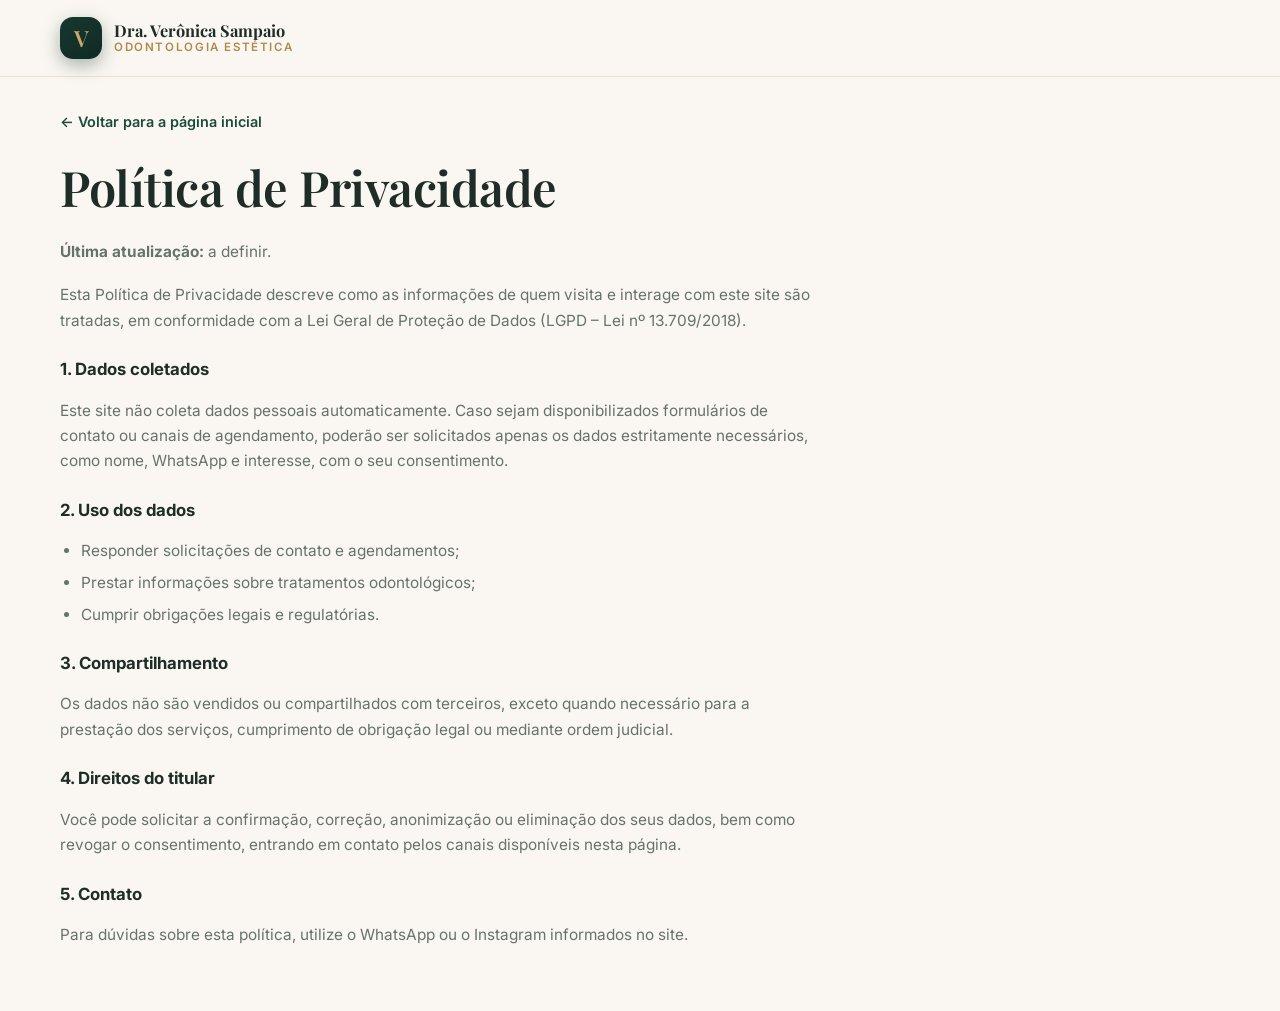
<file: privacidade.html>
<!DOCTYPE html>
<html lang="pt-BR">
<head>
  <meta charset="UTF-8">
  <meta name="viewport" content="width=device-width, initial-scale=1.0">
  <title>Política de Privacidade | Dra. Verônica Sampaio</title>
  <meta name="robots" content="noindex, follow">
  <link rel="canonical" href="https://www.draveronicasampaio.com.br/privacidade.html">
  <link rel="icon" type="image/svg+xml" href="favicon.svg">
  <link rel="preconnect" href="https://fonts.googleapis.com">
  <link rel="preconnect" href="https://fonts.gstatic.com" crossorigin>
  <link href="https://fonts.googleapis.com/css2?family=Playfair+Display:ital,wght@0,400;0,500;0,600;1,400;1,500&family=Inter:wght@300;400;500;600;700&display=swap" rel="stylesheet">
  <link rel="stylesheet" href="css/styles.css">
  <style>
    .page-legal {
      padding: calc(var(--header-h) + 2rem) 0 4rem;
    }
    .page-legal .section-title {
      max-width: none;
    }
    .page-legal .prose {
      max-width: 760px;
      margin-top: 1.5rem;
      display: grid;
      gap: 1.1rem;
    }
    .page-legal .prose h2 {
      font-family: var(--font-sans);
      font-size: 1.05rem;
      font-weight: 700;
      color: var(--ink);
      margin-top: 0.6rem;
    }
    .page-legal .prose p,
    .page-legal .prose li {
      color: var(--muted);
      font-size: 0.96rem;
    }
    .page-legal .prose ul {
      list-style: disc;
      padding-left: 1.3rem;
      display: grid;
      gap: 0.4rem;
    }
    .back-link {
      display: inline-flex;
      align-items: center;
      gap: 0.4rem;
      margin-bottom: 1.5rem;
      font-weight: 600;
      color: var(--green-700);
      font-size: 0.9rem;
    }
  </style>
</head>
<body>

  <header class="site-header is-scrolled">
    <div class="container header-inner">
      <a href="index.html" class="brand" aria-label="Voltar para a página inicial">
        <span class="brand-mark" aria-hidden="true">V</span>
        <span class="brand-text">
          <strong>Dra. Verônica Sampaio</strong>
          <small>Odontologia Estética</small>
        </span>
      </a>
    </div>
  </header>

  <main class="page-legal">
    <div class="container">
      <a class="back-link" href="index.html">← Voltar para a página inicial</a>
      <h1 class="section-title">Política de Privacidade</h1>

      <div class="prose">
        <p><strong>Última atualização:</strong> a definir.</p>

        <p>Esta Política de Privacidade descreve como as informações de quem visita e interage com este site são tratadas, em conformidade com a Lei Geral de Proteção de Dados (LGPD – Lei nº 13.709/2018).</p>

        <h2>1. Dados coletados</h2>
        <p>Este site não coleta dados pessoais automaticamente. Caso sejam disponibilizados formulários de contato ou canais de agendamento, poderão ser solicitados apenas os dados estritamente necessários, como nome, WhatsApp e interesse, com o seu consentimento.</p>

        <h2>2. Uso dos dados</h2>
        <ul>
          <li>Responder solicitações de contato e agendamentos;</li>
          <li>Prestar informações sobre tratamentos odontológicos;</li>
          <li>Cumprir obrigações legais e regulatórias.</li>
        </ul>

        <h2>3. Compartilhamento</h2>
        <p>Os dados não são vendidos ou compartilhados com terceiros, exceto quando necessário para a prestação dos serviços, cumprimento de obrigação legal ou mediante ordem judicial.</p>

        <h2>4. Direitos do titular</h2>
        <p>Você pode solicitar a confirmação, correção, anonimização ou eliminação dos seus dados, bem como revogar o consentimento, entrando em contato pelos canais disponíveis nesta página.</p>

        <h2>5. Contato</h2>
        <p>Para dúvidas sobre esta política, utilize o WhatsApp ou o Instagram informados no site.</p>
      </div>
    </div>
  </main>

</body>
</html>
</file>
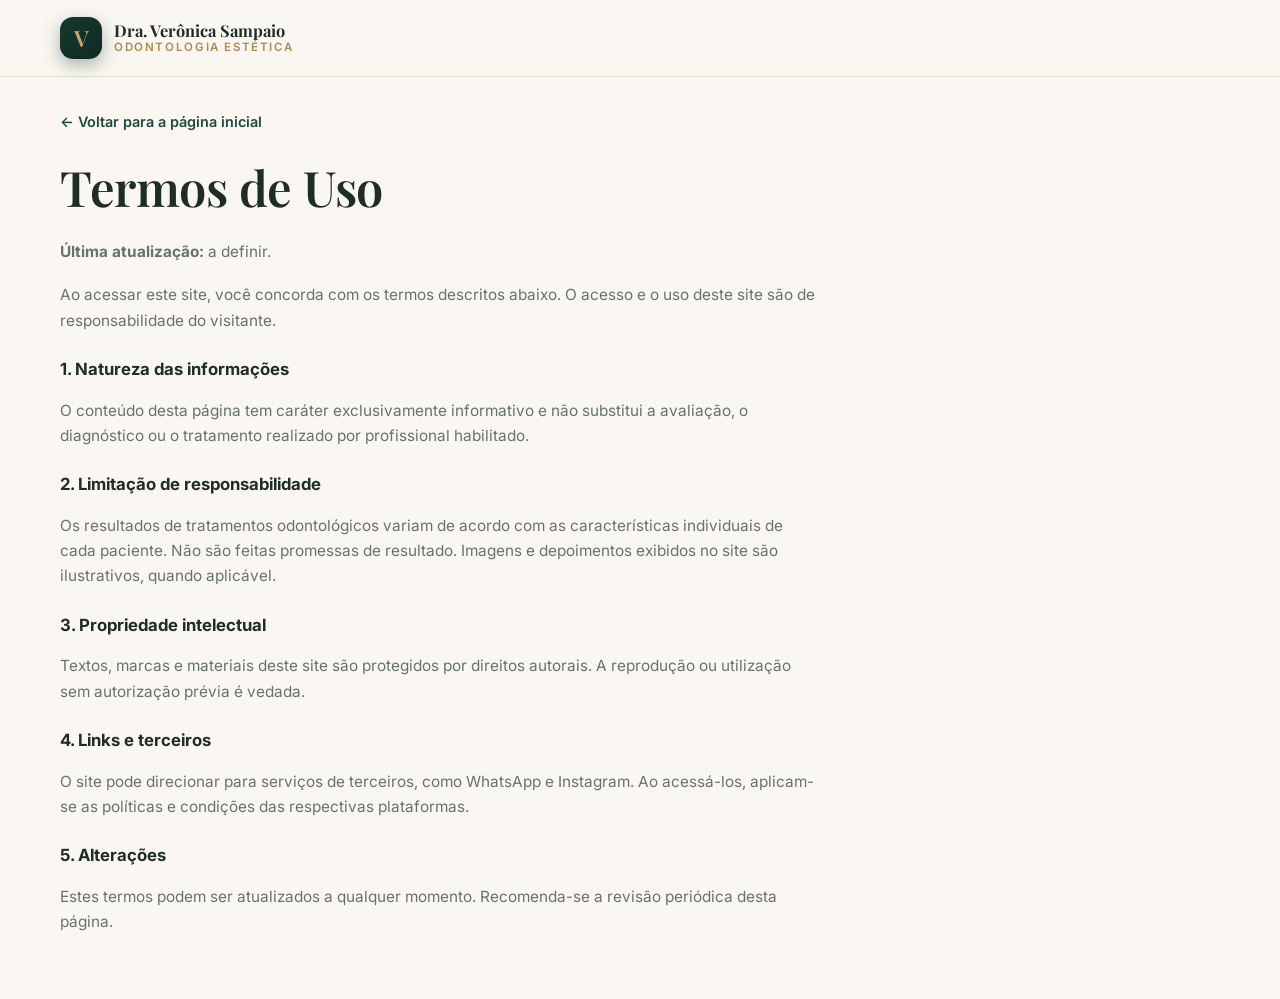
<file: termos.html>
<!DOCTYPE html>
<html lang="pt-BR">
<head>
  <meta charset="UTF-8">
  <meta name="viewport" content="width=device-width, initial-scale=1.0">
  <title>Termos de Uso | Dra. Verônica Sampaio</title>
  <meta name="robots" content="noindex, follow">
  <link rel="canonical" href="https://www.draveronicasampaio.com.br/termos.html">
  <link rel="icon" type="image/svg+xml" href="favicon.svg">
  <link rel="preconnect" href="https://fonts.googleapis.com">
  <link rel="preconnect" href="https://fonts.gstatic.com" crossorigin>
  <link href="https://fonts.googleapis.com/css2?family=Playfair+Display:ital,wght@0,400;0,500;0,600;1,400;1,500&family=Inter:wght@300;400;500;600;700&display=swap" rel="stylesheet">
  <link rel="stylesheet" href="css/styles.css">
  <style>
    .page-legal {
      padding: calc(var(--header-h) + 2rem) 0 4rem;
    }
    .page-legal .section-title {
      max-width: none;
    }
    .page-legal .prose {
      max-width: 760px;
      margin-top: 1.5rem;
      display: grid;
      gap: 1.1rem;
    }
    .page-legal .prose h2 {
      font-family: var(--font-sans);
      font-size: 1.05rem;
      font-weight: 700;
      color: var(--ink);
      margin-top: 0.6rem;
    }
    .page-legal .prose p,
    .page-legal .prose li {
      color: var(--muted);
      font-size: 0.96rem;
    }
    .page-legal .prose ul {
      list-style: disc;
      padding-left: 1.3rem;
      display: grid;
      gap: 0.4rem;
    }
    .back-link {
      display: inline-flex;
      align-items: center;
      gap: 0.4rem;
      margin-bottom: 1.5rem;
      font-weight: 600;
      color: var(--green-700);
      font-size: 0.9rem;
    }
  </style>
</head>
<body>

  <header class="site-header is-scrolled">
    <div class="container header-inner">
      <a href="index.html" class="brand" aria-label="Voltar para a página inicial">
        <span class="brand-mark" aria-hidden="true">V</span>
        <span class="brand-text">
          <strong>Dra. Verônica Sampaio</strong>
          <small>Odontologia Estética</small>
        </span>
      </a>
    </div>
  </header>

  <main class="page-legal">
    <div class="container">
      <a class="back-link" href="index.html">← Voltar para a página inicial</a>
      <h1 class="section-title">Termos de Uso</h1>

      <div class="prose">
        <p><strong>Última atualização:</strong> a definir.</p>

        <p>Ao acessar este site, você concorda com os termos descritos abaixo. O acesso e o uso deste site são de responsabilidade do visitante.</p>

        <h2>1. Natureza das informações</h2>
        <p>O conteúdo desta página tem caráter exclusivamente informativo e não substitui a avaliação, o diagnóstico ou o tratamento realizado por profissional habilitado.</p>

        <h2>2. Limitação de responsabilidade</h2>
        <p>Os resultados de tratamentos odontológicos variam de acordo com as características individuais de cada paciente. Não são feitas promessas de resultado. Imagens e depoimentos exibidos no site são ilustrativos, quando aplicável.</p>

        <h2>3. Propriedade intelectual</h2>
        <p>Textos, marcas e materiais deste site são protegidos por direitos autorais. A reprodução ou utilização sem autorização prévia é vedada.</p>

        <h2>4. Links e terceiros</h2>
        <p>O site pode direcionar para serviços de terceiros, como WhatsApp e Instagram. Ao acessá-los, aplicam-se as políticas e condições das respectivas plataformas.</p>

        <h2>5. Alterações</h2>
        <p>Estes termos podem ser atualizados a qualquer momento. Recomenda-se a revisão periódica desta página.</p>
      </div>
    </div>
  </main>

</body>
</html>
</file>
<file: css/styles.css>
/* ============================================================
   Dra. Verônica Sampaio — Odontologia Estética · Aracaju/SE
   Landing page premium — mobile first (Auditada)
   ============================================================ */

:root {
  --paper: #FAF7F2;
  --paper-2: #F3EDE3;
  --card: #FFFFFF;
  --ink: #1E2D27;
  --ink-soft: #37463F;
  --muted: #66736C;
  --green-950: #0F2B23;
  --green-800: #16382F;
  --green-700: #1D4A3D;
  --green-600: #23604C;
  --green-100: #E8F0EB;
  --gold: #B08A4A;
  --gold-2: #C9A76A;
  --gold-100: #F0E7D3;
  --line: #EAE1D3;
  --wa: #1FAF5B;
  --radius: 20px;
  --radius-lg: 30px;
  --shadow-sm: 0 2px 12px rgba(31, 45, 38, 0.06);
  --shadow-md: 0 16px 44px rgba(31, 45, 38, 0.10);
  --shadow-lg: 0 32px 72px rgba(31, 45, 38, 0.14);
  --font-serif: "Playfair Display", Georgia, "Times New Roman", serif;
  --font-sans: "Inter", system-ui, -apple-system, "Segoe UI", sans-serif;
  --container: 1160px;
  --gutter: clamp(1.25rem, 4vw, 2.5rem);
  --header-h: 76px;
}

* {
  margin: 0;
  padding: 0;
  box-sizing: border-box;
}

html, body {
  overflow-x: hidden;
}

html {
  scroll-behavior: smooth;
}

body {
  font-family: var(--font-sans);
  font-size: 1rem;
  line-height: 1.65;
  color: var(--ink-soft);
  background: var(--paper);
  -webkit-font-smoothing: antialiased;
  text-rendering: optimizeLegibility;
}

img {
  max-width: 100%;
  height: auto;
  display: block;
}

a {
  color: inherit;
  text-decoration: none;
}

ul, ol {
  list-style: none;
}

button {
  font-family: inherit;
  cursor: pointer;
}

section[id] {
  scroll-margin-top: calc(var(--header-h) + 16px);
}

.skip-link {
  position: absolute;
  left: -9999px;
  top: 0;
  z-index: 100;
  padding: 0.75rem 1.25rem;
  background: var(--green-800);
  color: #fff;
  border-radius: 0 0 12px 0;
  font-weight: 600;
}

.skip-link:focus {
  left: 0;
}

.container {
  width: min(var(--container), 100% - 2 * var(--gutter));
  margin-inline: auto;
}

.container-narrow {
  width: min(780px, 100% - 2 * var(--gutter));
}

::selection {
  background: var(--gold-2);
  color: #fff;
}

:focus-visible {
  outline: 3px solid var(--gold);
  outline-offset: 3px;
  border-radius: 4px;
}

/* Tipografia e Seções */
h1, h2, h3 {
  font-family: var(--font-serif);
  color: var(--ink);
  line-height: 1.18;
  font-weight: 600;
}

.section {
  padding-block: clamp(4rem, 9vw, 6.5rem);
}

.bg-alt {
  background: var(--paper-2);
}

.eyebrow {
  display: inline-flex;
  align-items: center;
  gap: 0.65rem;
  font-size: 0.72rem;
  font-weight: 700;
  letter-spacing: 0.2em;
  text-transform: uppercase;
  color: var(--gold);
  margin-bottom: 1rem;
}

.eyebrow::before {
  content: "";
  width: 26px;
  height: 1px;
  background: var(--gold);
}

.eyebrow-light {
  color: var(--gold-2);
}

.eyebrow-light::before {
  background: var(--gold-2);
}

.section-title {
  font-size: clamp(1.9rem, 4.5vw, 3.05rem);
  letter-spacing: -0.01em;
  max-width: 22ch;
}

.section-title em,
.hero-title em {
  font-style: italic;
  color: var(--gold);
}

.section-sub {
  color: var(--muted);
  max-width: 52ch;
  margin-top: 0.9rem;
}

.section-head {
  max-width: 720px;
  margin-bottom: clamp(2.25rem, 5vw, 3.5rem);
}

.lead {
  font-size: 1.06rem;
  color: var(--ink-soft);
  margin-top: 1rem;
  max-width: 56ch;
}

.lead strong {
  color: var(--ink);
  font-weight: 700;
}

.mini-title {
  font-size: 1.05rem;
  color: var(--ink);
  margin-top: 1.9rem;
  margin-bottom: 0.9rem;
  font-weight: 600;
}

/* Botões */
.btn {
  display: inline-flex;
  align-items: center;
  justify-content: center;
  gap: 0.6rem;
  padding: 0.95rem 1.7rem;
  border-radius: 999px;
  font-family: var(--font-sans);
  font-size: 0.92rem;
  font-weight: 700;
  letter-spacing: 0.04em;
  border: 1px solid transparent;
  transition: transform 0.25s ease, box-shadow 0.25s ease, background 0.25s ease, color 0.25s ease;
  white-space: nowrap;
}

.btn:active {
  transform: scale(0.97);
}

.btn-primary {
  background: linear-gradient(135deg, var(--green-700), var(--green-600));
  color: #ffffff;
  box-shadow: 0 10px 26px rgba(29, 74, 61, 0.32);
}

.btn-primary:hover {
  transform: translateY(-2px);
  box-shadow: 0 16px 34px rgba(29, 74, 61, 0.4);
  background: linear-gradient(135deg, var(--green-800), var(--green-700));
}

.btn-ghost {
  background: transparent;
  color: var(--ink);
  border-color: var(--line);
}

.btn-ghost:hover {
  border-color: var(--green-700);
  color: var(--green-700);
}

.btn-outline {
  background: transparent;
  color: var(--green-700);
  border-color: var(--green-700);
}

.btn-outline:hover {
  background: var(--green-700);
  color: #fff;
}

.btn-gold {
  background: linear-gradient(135deg, var(--gold-2), var(--gold));
  color: #fff;
  box-shadow: 0 12px 30px rgba(176, 138, 74, 0.4);
}

.btn-gold:hover {
  transform: translateY(-2px);
  box-shadow: 0 18px 40px rgba(176, 138, 74, 0.5);
}

.btn-wa {
  background: var(--wa);
  color: #fff;
}

.btn-wa:hover {
  background: #1B9B50;
}

.btn-lg { padding: 1.1rem 1.9rem; font-size: 0.98rem; }
.btn-xl { padding: 1.2rem 2.2rem; font-size: 1rem; }
.btn-sm { padding: 0.5rem 0.9rem; font-size: 0.75rem; color: #ffffff; }

/* Reveal Animation */
.reveal {
  opacity: 0;
  transform: translateY(26px);
  transition: opacity 0.7s ease, transform 0.7s ease;
}
.reveal.in-view {
  opacity: 1;
  transform: none;
}

/* Header */
.site-header {
  position: fixed;
  inset: 0 0 auto 0;
  z-index: 60;
  transition: background 0.3s ease, box-shadow 0.3s ease;
}

.site-header.is-scrolled {
  background: rgba(250, 247, 242, 0.92);
  -webkit-backdrop-filter: blur(12px);
  backdrop-filter: blur(12px);
  box-shadow: 0 1px 0 var(--line);
}

.header-inner {
  height: var(--header-h);
  display: flex;
  align-items: center;
  justify-content: space-between;
  gap: 1rem;
}

.brand {
  display: inline-flex;
  align-items: center;
  gap: 0.75rem;
}

.brand-mark {
  width: 42px;
  height: 42px;
  border-radius: 13px;
  display: grid;
  place-items: center;
  font-family: var(--font-serif);
  font-size: 1.4rem;
  font-weight: 600;
  color: var(--gold-2);
  background: linear-gradient(145deg, var(--green-800), var(--green-950));
  box-shadow: 0 6px 18px rgba(15, 43, 35, 0.35);
}

.brand-text {
  display: flex;
  flex-direction: column;
  line-height: 1.2;
}

.brand-text strong {
  font-family: var(--font-serif);
  font-size: 1.02rem;
  color: var(--ink);
}

.brand-text small {
  font-size: 0.72rem;
  letter-spacing: 0.14em;
  text-transform: uppercase;
  color: var(--gold);
  font-weight: 600;
}

.main-nav {
  display: none;
  align-items: center;
  gap: 1.6rem;
}

.main-nav ul {
  display: flex;
  gap: 1.5rem;
}

.main-nav a {
  font-size: 0.9rem;
  font-weight: 500;
  color: var(--ink-soft);
  transition: color 0.2s ease;
}

.main-nav a:hover {
  color: var(--green-700);
}

/* --- AJUSTE DE VISIBILIDADE E HARMONIA DO BOTÃO NO MENU --- */
.main-nav a.btn {
  color: #ffffff;
}

.main-nav a.btn:hover {
  color: var(--gold-2);
}
/* --------------------------------------------------------- */

.nav-toggle {
  display: grid;
  place-items: center;
  width: 44px;
  height: 44px;
  border-radius: 12px;
  border: 1px solid var(--line);
  background: rgba(255, 255, 255, 0.7);
  color: var(--ink);
}

.mobile-menu {
  position: fixed;
  top: var(--header-h);
  left: 0;
  right: 0;
  z-index: 59;
  background: rgba(250, 247, 242, 0.98);
  -webkit-backdrop-filter: blur(14px);
  backdrop-filter: blur(14px);
  border-bottom: 1px solid var(--line);
  padding: 1.1rem var(--gutter) 1.5rem;
  display: flex;
  flex-direction: column;
  gap: 1.1rem;
  transform: translateY(-12px);
  opacity: 0;
  pointer-events: none;
  transition: opacity 0.28s ease, transform 0.28s ease;
}

.mobile-menu.is-open {
  opacity: 1;
  transform: none;
  pointer-events: auto;
}

.mobile-menu li {
  border-bottom: 1px solid var(--line);
}

.mobile-menu a {
  display: block;
  padding: 0.85rem 0.2rem;
  font-weight: 500;
  color: var(--ink);
}

@media (min-width: 960px) {
  .main-nav { display: flex; }
  .nav-toggle { display: none; }
}

/* Hero Section */
.hero {
  position: relative;
  overflow: hidden;
  padding-top: calc(var(--header-h) + clamp(2.5rem, 7vw, 5.5rem));
  padding-bottom: clamp(3rem, 7vw, 5.5rem);
}

.hero-deco {
  position: absolute;
  inset: 0;
  pointer-events: none;
  background:
    radial-gradient(52rem 30rem at 88% -8%, rgba(201, 167, 106, 0.16), transparent 60%),
    radial-gradient(40rem 26rem at -12% 108%, rgba(35, 96, 76, 0.10), transparent 62%);
}

.hero-inner {
  position: relative;
  display: grid;
  gap: clamp(2.5rem, 6vw, 4rem);
}

.hero-title {
  font-size: clamp(2.35rem, 6vw, 4.1rem);
  letter-spacing: -0.015em;
  max-width: 16ch;
}

.hero-sub {
  margin-top: 1.1rem;
  font-size: clamp(1.02rem, 2.2vw, 1.18rem);
  color: var(--muted);
  max-width: 48ch;
}

.hero-loc {
  display: inline-flex;
  align-items: center;
  gap: 0.45rem;
  margin-top: 1.15rem;
  font-size: 0.92rem;
  font-weight: 600;
  color: var(--green-700);
  background: var(--green-100);
  border: 1px solid rgba(35, 96, 76, 0.18);
  padding: 0.45rem 0.95rem;
  border-radius: 999px;
  width: fit-content;
}

.hero-actions {
  display: flex;
  flex-wrap: wrap;
  gap: 0.85rem;
  margin-top: 1.8rem;
}

.hero-trust {
  display: flex;
  flex-wrap: wrap;
  gap: 0.55rem 1.5rem;
  margin-top: 1.7rem;
}

.hero-trust li {
  display: inline-flex;
  align-items: center;
  gap: 0.45rem;
  font-size: 0.85rem;
  font-weight: 500;
  color: var(--muted);
}

.hero-card {
  position: relative;
  border-radius: var(--radius-lg);
  overflow: hidden;
  box-shadow: var(--shadow-lg);
  border: 1px solid rgba(201, 167, 106, 0.3);
  background: var(--paper-2);
}

.hero-card img {
  width: 100%;
  aspect-ratio: 4 / 4;
  object-fit: cover;
  object-position: 65% 50%;
}

.float-card {
  position: absolute;
  left: 14px;
  bottom: 14px;
  display: flex;
  align-items: center;
  gap: 0.7rem;
  background: rgba(255, 255, 255, 0.92);
  -webkit-backdrop-filter: blur(10px);
  backdrop-filter: blur(10px);
  border: 1px solid rgba(234, 225, 211, 0.9);
  padding: 0.7rem 0.95rem;
  border-radius: 16px;
  box-shadow: var(--shadow-md);
  max-width: calc(100% - 28px);
}

.float-icon {
  width: 38px;
  height: 38px;
  border-radius: 12px;
  display: grid;
  place-items: center;
  color: #fff;
  background: linear-gradient(135deg, var(--green-600), var(--green-700));
  flex: none;
}

.float-card strong {
  display: block;
  font-size: 0.85rem;
  color: var(--ink);
  font-weight: 700;
}

.float-card small {
  display: block;
  font-size: 0.74rem;
  color: var(--muted);
}

.float-chip {
  position: absolute;
  top: 14px;
  right: 14px;
  background: rgba(16, 43, 35, 0.85);
  -webkit-backdrop-filter: blur(8px);
  backdrop-filter: blur(8px);
  color: var(--gold-2);
  font-size: 0.72rem;
  font-weight: 600;
  letter-spacing: 0.1em;
  text-transform: uppercase;
  padding: 0.45rem 0.8rem;
  border-radius: 999px;
}

@media (min-width: 1024px) {
  .hero-inner {
    grid-template-columns: 1.05fr 0.95fr;
    align-items: center;
  }
  .float-card {
    left: -18px;
    bottom: 34px;
  }
}

/* Seções de Identificação e Facetas */
.id-grid {
  display: grid;
  gap: 2rem;
}

.situation-list {
  display: grid;
  gap: 0.65rem;
}

.situation-list li {
  display: flex;
  align-items: center;
  gap: 0.8rem;
  padding: 0.7rem 1rem;
  background: var(--card);
  border: 1px solid var(--line);
  border-radius: 14px;
  font-size: 0.98rem;
  font-weight: 500;
  color: var(--ink);
}

.check-dot {
  width: 26px;
  height: 26px;
  border-radius: 50%;
  display: grid;
  place-items: center;
  color: #fff;
  background: linear-gradient(135deg, var(--green-600), var(--green-700));
  flex: none;
}

.id-note {
  background: linear-gradient(150deg, var(--green-800), var(--green-950));
  color: rgba(255, 255, 255, 0.86);
  border-radius: var(--radius-lg);
  padding: clamp(1.6rem, 4vw, 2.5rem);
  position: relative;
  overflow: hidden;
}

.id-note p {
  font-family: var(--font-serif);
  font-size: 1.22rem;
  line-height: 1.55;
  color: #fff;
  position: relative;
  z-index: 1;
}

.id-note .btn {
  margin-top: 1.6rem;
  position: relative;
  z-index: 1;
}

.id-note .btn-outline {
  border-color: var(--gold-2);
  color: var(--gold-2);
}

@media (min-width: 900px) {
  .id-grid {
    grid-template-columns: 1.1fr 0.9fr;
    align-items: center;
  }
}

.facetas-grid {
  display: grid;
  gap: clamp(2rem, 5vw, 3.5rem);
  align-items: center;
}

.facetas-points {
  display: grid;
  gap: 0.7rem;
  margin: 1.5rem 0 1.8rem;
}

.facetas-points li {
  display: flex;
  align-items: center;
  gap: 0.75rem;
  font-size: 0.97rem;
  color: var(--ink-soft);
}

.facetas-panel {
  position: relative;
  width: min(100%, 460px);
  background: linear-gradient(160deg, var(--card), #FBF7EF);
  border: 1px solid var(--line);
  border-radius: var(--radius-lg);
  padding: clamp(1.8rem, 4vw, 2.6rem);
  box-shadow: var(--shadow-md);
  overflow: hidden;
}

.facetas-panel::before {
  content: "";
  position: absolute;
  inset: 0 0 auto 0;
  height: 6px;
  background: linear-gradient(90deg, var(--gold), var(--gold-2));
}

.panel-label {
  display: inline-block;
  font-size: 0.7rem;
  font-weight: 700;
  letter-spacing: 0.16em;
  text-transform: uppercase;
  color: var(--green-700);
  background: var(--green-100);
  padding: 0.35rem 0.8rem;
  border-radius: 999px;
}

.facetas-panel p {
  margin-top: 1.1rem;
  font-family: var(--font-serif);
  font-size: 1.25rem;
  line-height: 1.6;
  color: var(--ink);
}

.panel-sigil {
  display: grid;
  place-items: center;
  width: 64px;
  height: 64px;
  border-radius: 50%;
  color: var(--gold);
  background: var(--gold-100);
  margin-top: 1.6rem;
}

@media (min-width: 1024px) {
  .facetas-grid { grid-template-columns: 1.05fr 0.95fr; }
}

/* Benefícios Grid */
.cards-grid {
  display: grid;
  gap: 1.1rem;
  grid-template-columns: repeat(auto-fill, minmax(min(100%, 260px), 1fr));
}

.card {
  background: var(--card);
  border: 1px solid var(--line);
  border-radius: var(--radius);
  padding: 1.7rem 1.6rem;
  transition: transform 0.3s ease, box-shadow 0.3s ease;
}

.card:hover {
  transform: translateY(-6px);
  box-shadow: var(--shadow-md);
}

.card-icon {
  width: 56px;
  height: 56px;
  border-radius: 16px;
  display: grid;
  place-items: center;
  color: var(--green-700);
  background: var(--green-100);
}

.card h3 {
  font-family: var(--font-sans);
  font-size: 1.05rem;
  font-weight: 700;
  color: var(--ink);
  margin-top: 1.15rem;
}

.card p {
  font-size: 0.92rem;
  color: var(--muted);
  margin-top: 0.45rem;
}

/* Profissional */
.profissional-grid {
  display: grid;
  gap: clamp(2.2rem, 6vw, 4rem);
  align-items: center;
}

.prof-card {
  border-radius: var(--radius-lg);
  overflow: hidden;
  box-shadow: var(--shadow-lg);
  border: 1px solid rgba(201, 167, 106, 0.35);
}

.prof-meta {
  display: flex;
  flex-wrap: wrap;
  gap: 0.6rem;
  margin-top: 1.5rem;
}

.meta-chip {
  display: inline-flex;
  align-items: center;
  gap: 0.5rem;
  font-size: 0.85rem;
  font-weight: 600;
  color: var(--ink);
  background: var(--card);
  border: 1px solid var(--line);
  padding: 0.5rem 0.9rem;
  border-radius: 999px;
}

.meta-chip svg { color: var(--green-600); }

@media (min-width: 1024px) {
  .profissional-grid { grid-template-columns: 0.9fr 1.1fr; }
}

/* Como Funciona / Steps */
.steps {
  display: grid;
  gap: 1.1rem;
}

.step {
  background: var(--card);
  border: 1px solid var(--line);
  border-radius: var(--radius);
  padding: 1.8rem 1.6rem;
}

.step-num {
  font-family: var(--font-serif);
  font-size: 2.6rem;
  font-weight: 500;
  color: var(--gold);
  opacity: 0.85;
}

.step h3 {
  font-family: var(--font-sans);
  font-size: 1.1rem;
  font-weight: 700;
  color: var(--ink);
  margin-top: 0.9rem;
}

.step p {
  font-size: 0.93rem;
  color: var(--muted);
  margin-top: 0.4rem;
}

.steps-cta {
  margin-top: 2.2rem;
  text-align: center;
}

@media (min-width: 640px) { .steps { grid-template-columns: repeat(2, 1fr); } }
@media (min-width: 1024px) { .steps { grid-template-columns: repeat(4, 1fr); } }

/* Resultados */
.case-grid {
  display: grid;
  gap: 1.5rem;
}

.case {
  display: grid;
  gap: 1.1rem;
}

.case-panel {
  position: relative;
  border-radius: var(--radius);
  overflow: hidden;
  border: 1px solid var(--line);
  box-shadow: var(--shadow-sm);
}

.case-panel img {
  width: 100%;
  aspect-ratio: 4 / 3;
  object-fit: cover;
}

.case-tag {
  position: absolute;
  top: 12px;
  left: 12px;
  font-size: 0.72rem;
  font-weight: 700;
  letter-spacing: 0.14em;
  text-transform: uppercase;
  color: #fff;
  background: rgba(15, 43, 35, 0.82);
  padding: 0.4rem 0.85rem;
  border-radius: 999px;
}

.disclaimer {
  margin-top: 2rem;
  text-align: center;
  font-size: 0.85rem;
  color: var(--muted);
  font-style: italic;
  max-width: 62ch;
  margin-inline: auto;
}

@media (min-width: 640px) { .case { grid-template-columns: 1fr 1fr; } }

/* FAQ */
.faq-list {
  display: grid;
  gap: 0.85rem;
}

.faq-item {
  background: var(--card);
  border: 1px solid var(--line);
  border-radius: 16px;
  overflow: hidden;
}

.faq-item[open] {
  border-color: rgba(201, 167, 106, 0.6);
  box-shadow: var(--shadow-sm);
}

.faq-item summary {
  display: flex;
  align-items: center;
  justify-content: space-between;
  gap: 1rem;
  padding: 1.15rem 1.3rem;
  cursor: pointer;
  font-weight: 600;
  font-size: 0.98rem;
  color: var(--ink);
  list-style: none;
}

.faq-icon {
  position: relative;
  width: 26px;
  height: 26px;
  border-radius: 50%;
  background: var(--green-100);
  color: var(--green-700);
  flex: none;
  transition: transform 0.3s ease;
}

.faq-icon::before,
.faq-icon::after {
  content: "";
  position: absolute;
  top: 50%;
  left: 50%;
  width: 12px;
  height: 1.8px;
  background: currentColor;
  transform: translate(-50%, -50%);
}

.faq-icon::after {
  transform: translate(-50%, -50%) rotate(90deg);
}

.faq-item[open] .faq-icon {
  transform: rotate(45deg);
  background: var(--gold-100);
  color: var(--gold);
}

.faq-body {
  padding: 0 1.3rem 1.3rem;
}

.faq-body p {
  font-size: 0.94rem;
  color: var(--muted);
}

/* CTA Final */
.cta-final {
  padding: clamp(3rem, 7vw, 5.5rem) 0;
}

.cta-panel {
  position: relative;
  overflow: hidden;
  text-align: center;
  background: linear-gradient(150deg, var(--green-800), var(--green-950));
  border-radius: var(--radius-lg);
  padding: clamp(2.5rem, 7vw, 4.5rem) clamp(1.5rem, 5vw, 4rem);
  box-shadow: var(--shadow-lg);
}

.cta-deco {
  position: absolute;
  inset: 0;
  pointer-events: none;
  background: radial-gradient(30rem 20rem at 15% -10%, rgba(201, 167, 106, 0.22), transparent 60%);
}

.cta-panel > * {
  position: relative;
  z-index: 1;
}

.cta-title {
  font-size: clamp(1.9rem, 4.5vw, 3rem);
  color: #fff;
  max-width: 22ch;
  margin-inline: auto;
}

.cta-text {
  margin: 1.1rem auto 0;
  max-width: 52ch;
  color: rgba(255, 255, 255, 0.82);
  font-size: 1.02rem;
}

.cta-loc {
  display: inline-flex;
  align-items: center;
  gap: 0.45rem;
  margin-top: 1.4rem;
  font-size: 0.9rem;
  font-weight: 600;
  color: var(--gold-2);
}

/* Footer */
.site-footer {
  background: var(--green-950);
  color: rgba(255, 255, 255, 0.72);
  padding-top: clamp(3rem, 7vw, 4.5rem);
  padding-bottom: calc(5.5rem + env(safe-area-inset-bottom));
}

.footer-grid {
  display: grid;
  gap: 2.2rem;
}

.footer-brand .brand-mark {
  width: 48px;
  height: 48px;
  font-size: 1.6rem;
}

.footer-name {
  font-family: var(--font-serif);
  font-size: 1.3rem;
  color: #fff;
  margin-top: 1rem;
  font-weight: 600;
}

.footer-specialty {
  font-size: 0.82rem;
  letter-spacing: 0.12em;
  text-transform: uppercase;
  color: var(--gold-2);
  margin-top: 0.25rem;
}

.footer-loc {
  display: flex;
  align-items: center;
  gap: 0.45rem;
  margin-top: 1rem;
  font-size: 0.88rem;
}

.footer-col h3 {
  font-family: var(--font-sans);
  font-size: 0.78rem;
  font-weight: 700;
  letter-spacing: 0.16em;
  text-transform: uppercase;
  color: #fff;
  margin-bottom: 1rem;
}

.footer-col ul {
  display: grid;
  gap: 0.6rem;
}

.footer-col a,
.footer-col li {
  font-size: 0.9rem;
  color: rgba(255, 255, 255, 0.72);
  display: flex;
  align-items: center;
  gap: 0.55rem;
}

.footer-col a:hover { color: var(--gold-2); }

.footer-legal {
  margin-top: 2.6rem;
  border-top: 1px solid rgba(255, 255, 255, 0.12);
  padding-top: 1.4rem;
  font-size: 0.82rem;
}

.legal-inner {
  display: flex;
  flex-direction: column;
  gap: 0.8rem;
}

.legal-links {
  display: flex;
  flex-wrap: wrap;
  gap: 1.2rem;
}

.legal-links a { color: var(--gold-2); }

@media (min-width: 640px) { .footer-grid { grid-template-columns: repeat(2, 1fr); } }
@media (min-width: 1024px) {
  .footer-grid { grid-template-columns: 1.4fr 0.8fr 0.9fr 1.2fr; }
  .legal-inner { flex-direction: row; justify-content: space-between; align-items: center; }
}

/* WhatsApp Flutuante e Mobile CTA */
.whatsapp-float {
  position: fixed;
  right: 1.1rem;
  bottom: 1.1rem;
  z-index: 70;
  width: 58px;
  height: 58px;
  border-radius: 50%;
  display: grid;
  place-items: center;
  color: #fff;
  background: var(--wa);
  box-shadow: 0 12px 30px rgba(31, 175, 91, 0.45);
}

.wa-tip {
  position: absolute;
  right: calc(100% + 12px);
  top: 50%;
  transform: translateY(-50%);
  background: var(--ink);
  color: #fff;
  font-size: 0.78rem;
  font-weight: 600;
  padding: 0.45rem 0.85rem;
  border-radius: 10px;
  white-space: nowrap;
  opacity: 0;
  pointer-events: none;
  transition: opacity 0.25s ease;
}

.whatsapp-float:hover .wa-tip { opacity: 1; }

.mobile-cta {
  position: fixed;
  left: 0;
  right: 0;
  bottom: 0;
  z-index: 65;
  padding: 0.7rem var(--gutter) calc(0.7rem + env(safe-area-inset-bottom));
  background: linear-gradient(to top, rgba(250, 247, 242, 0.98) 70%, transparent);
  display: none;
}

.mobile-cta .btn { width: 100%; color: #ffffff; }

@media (max-width: 959px) {
  .wa-tip { display: none; }
  .whatsapp-float { bottom: calc(4.6rem + env(safe-area-inset-bottom)); width: 54px; height: 54px; }
  .mobile-cta { display: block; }
}
</file>
